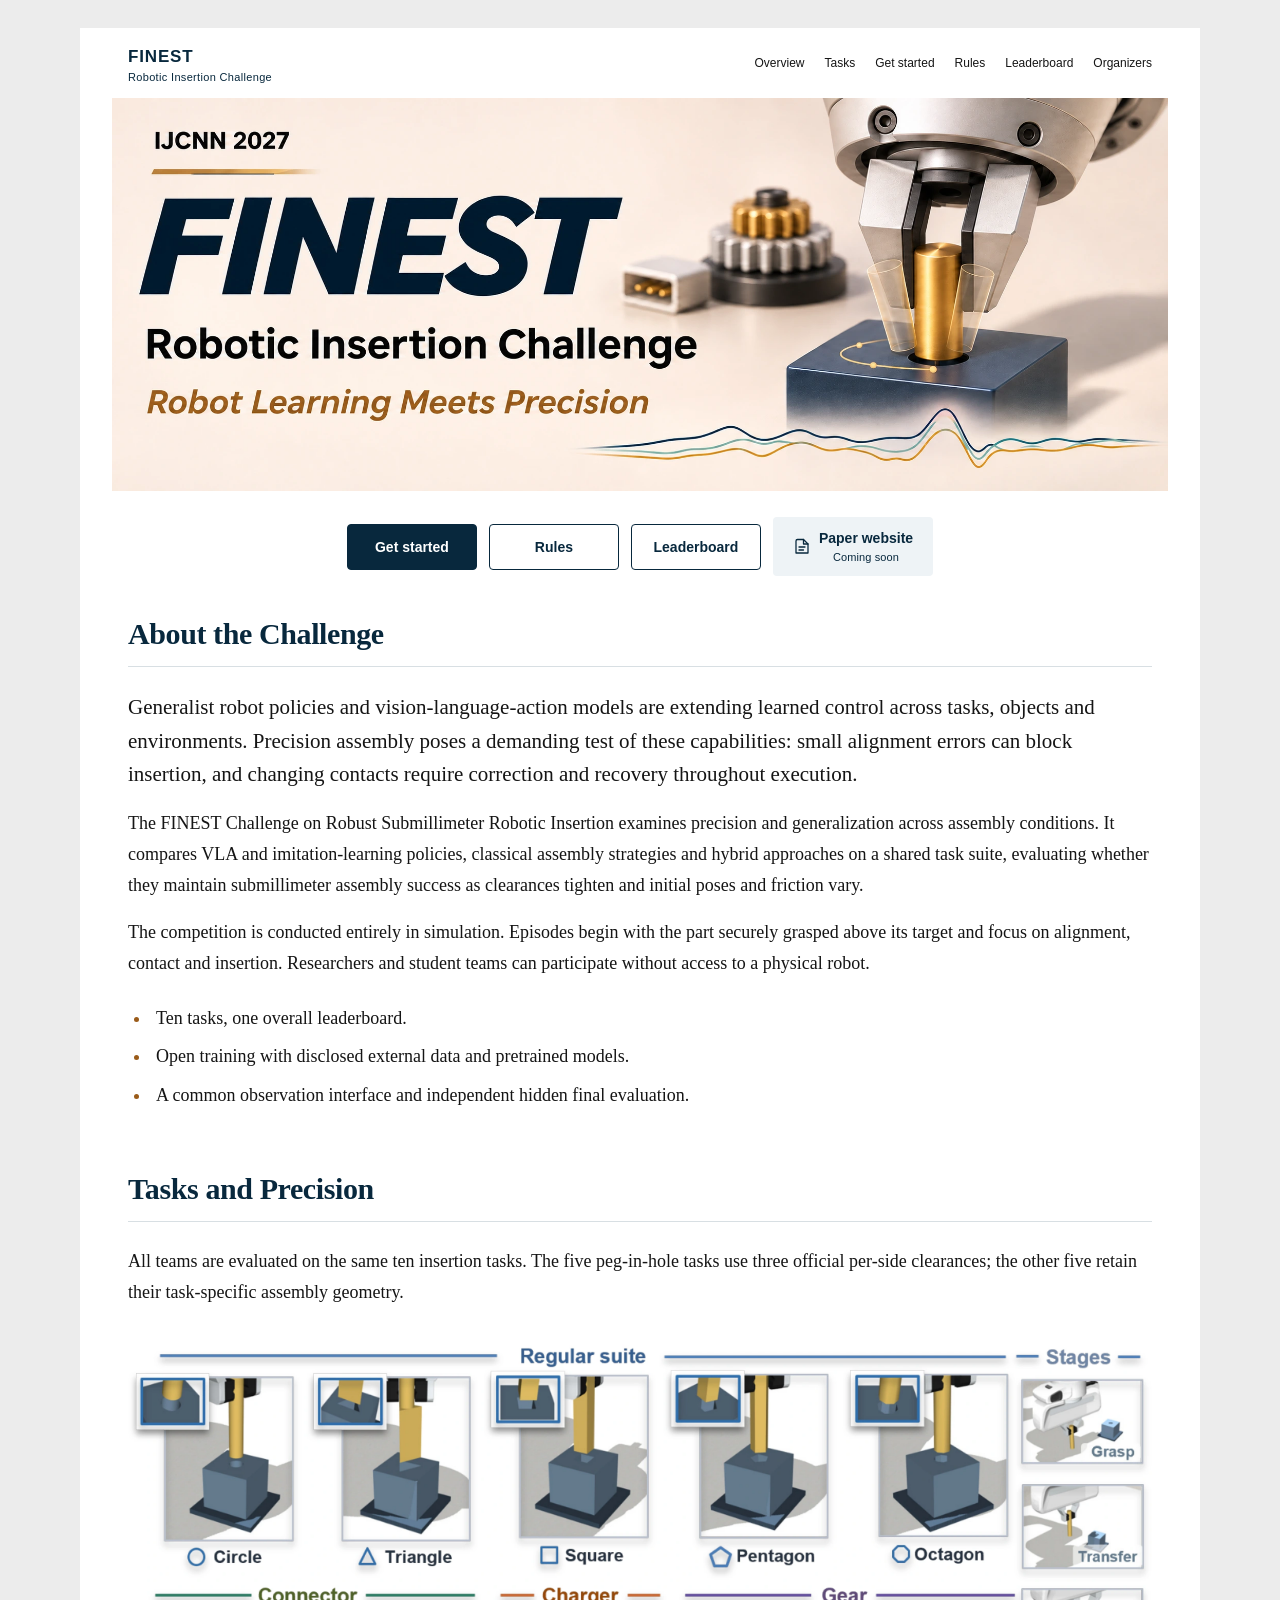
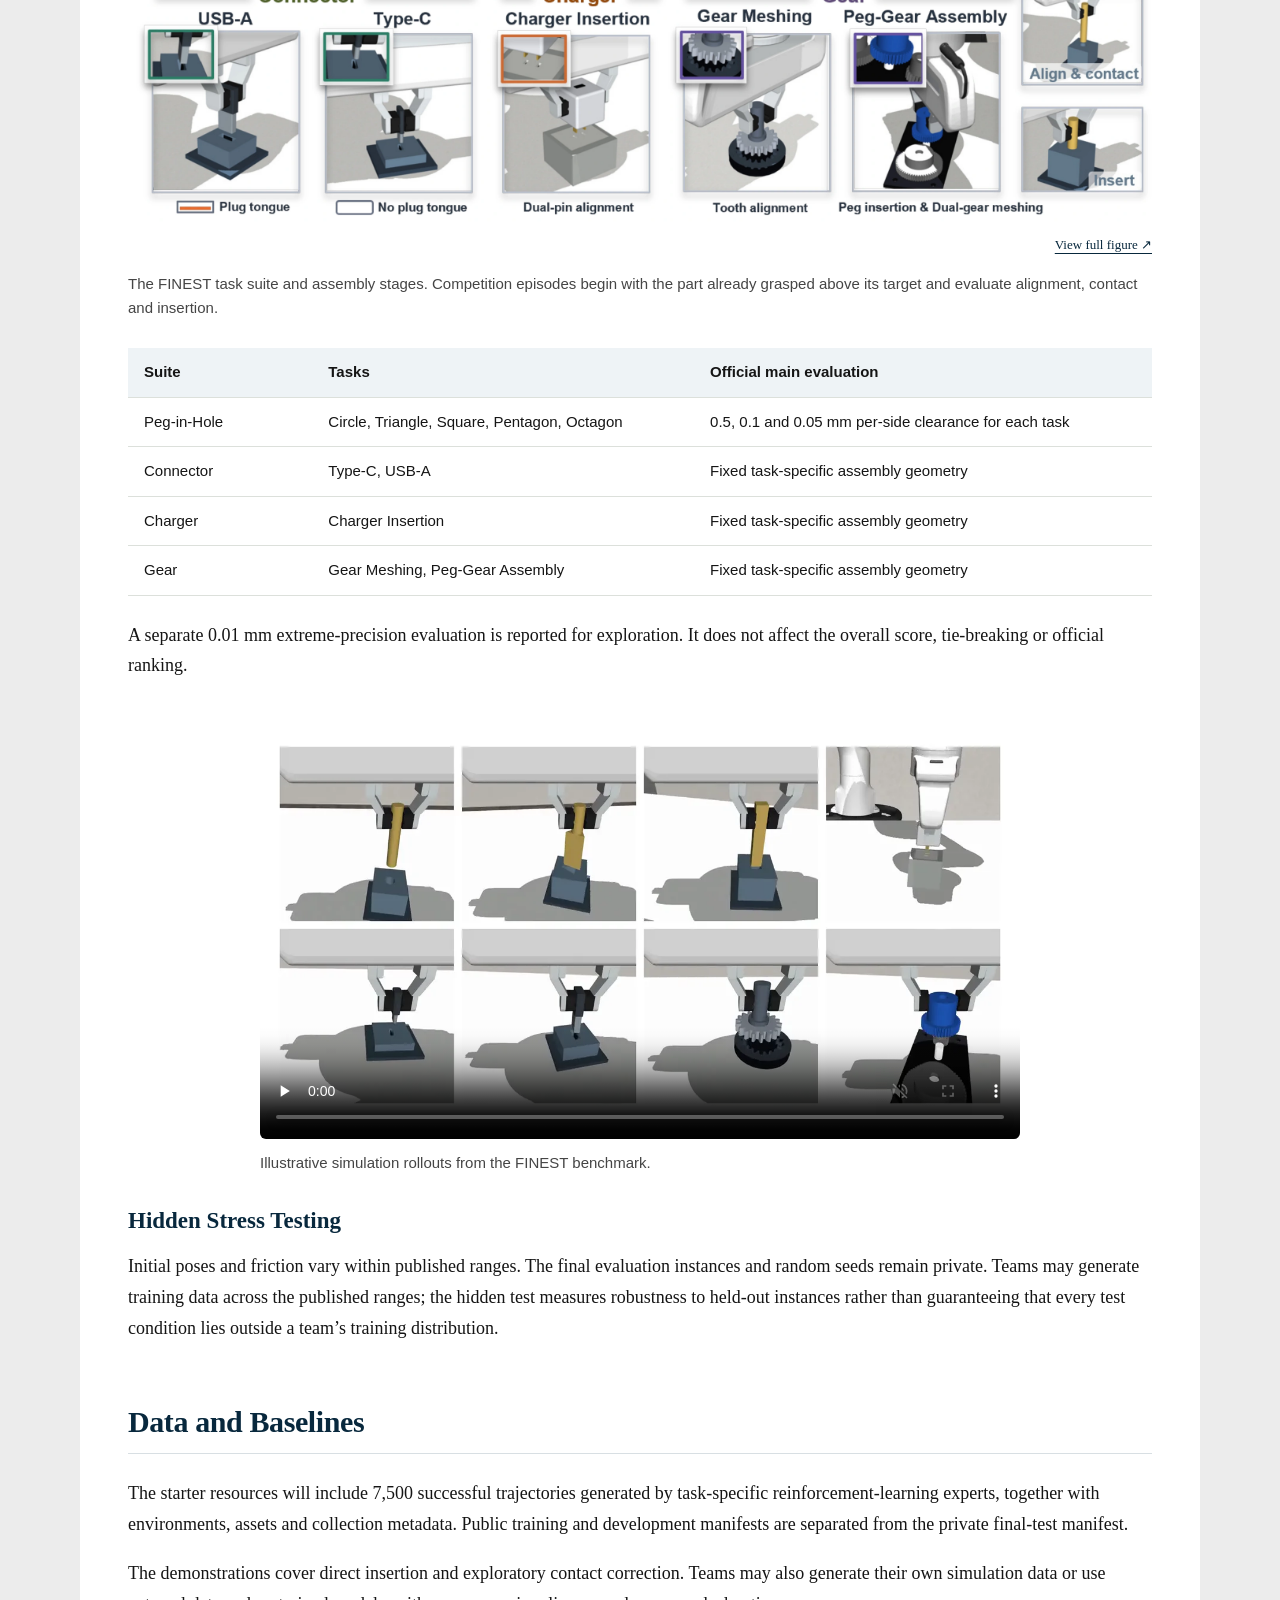
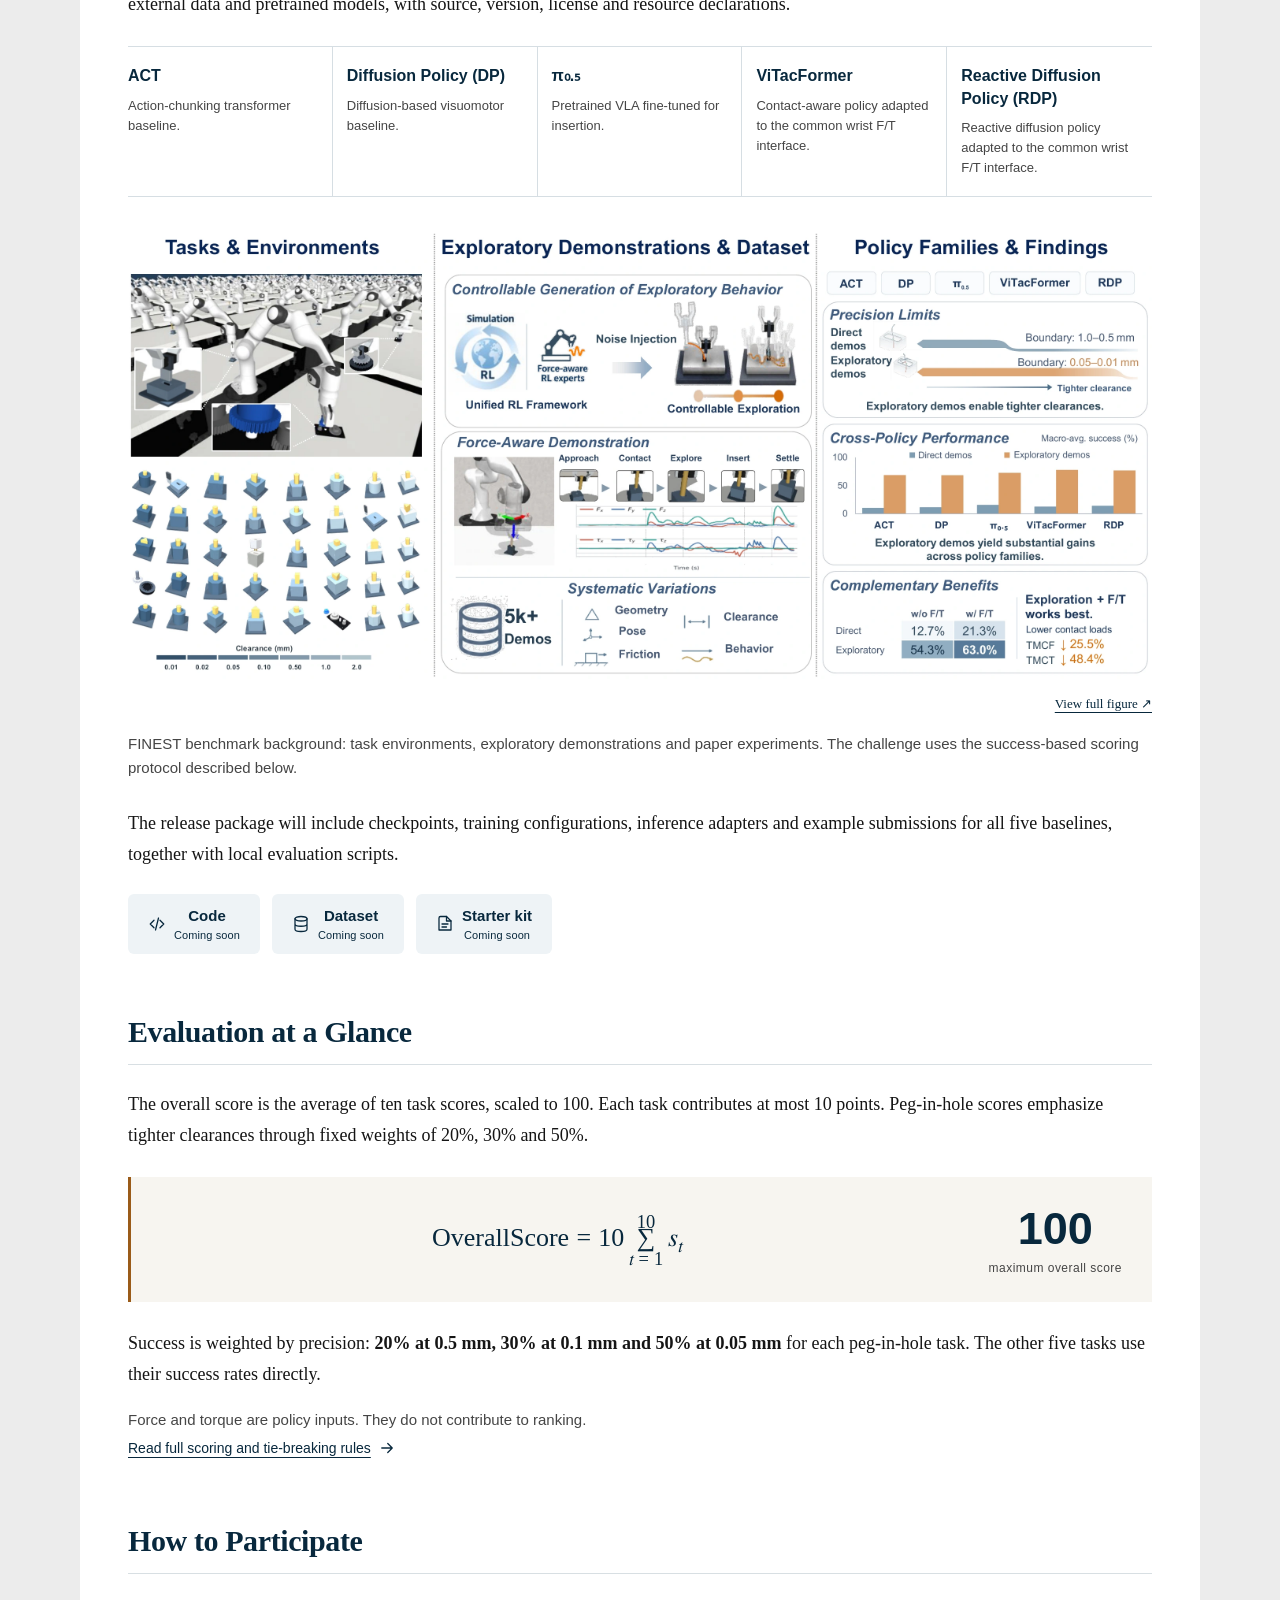
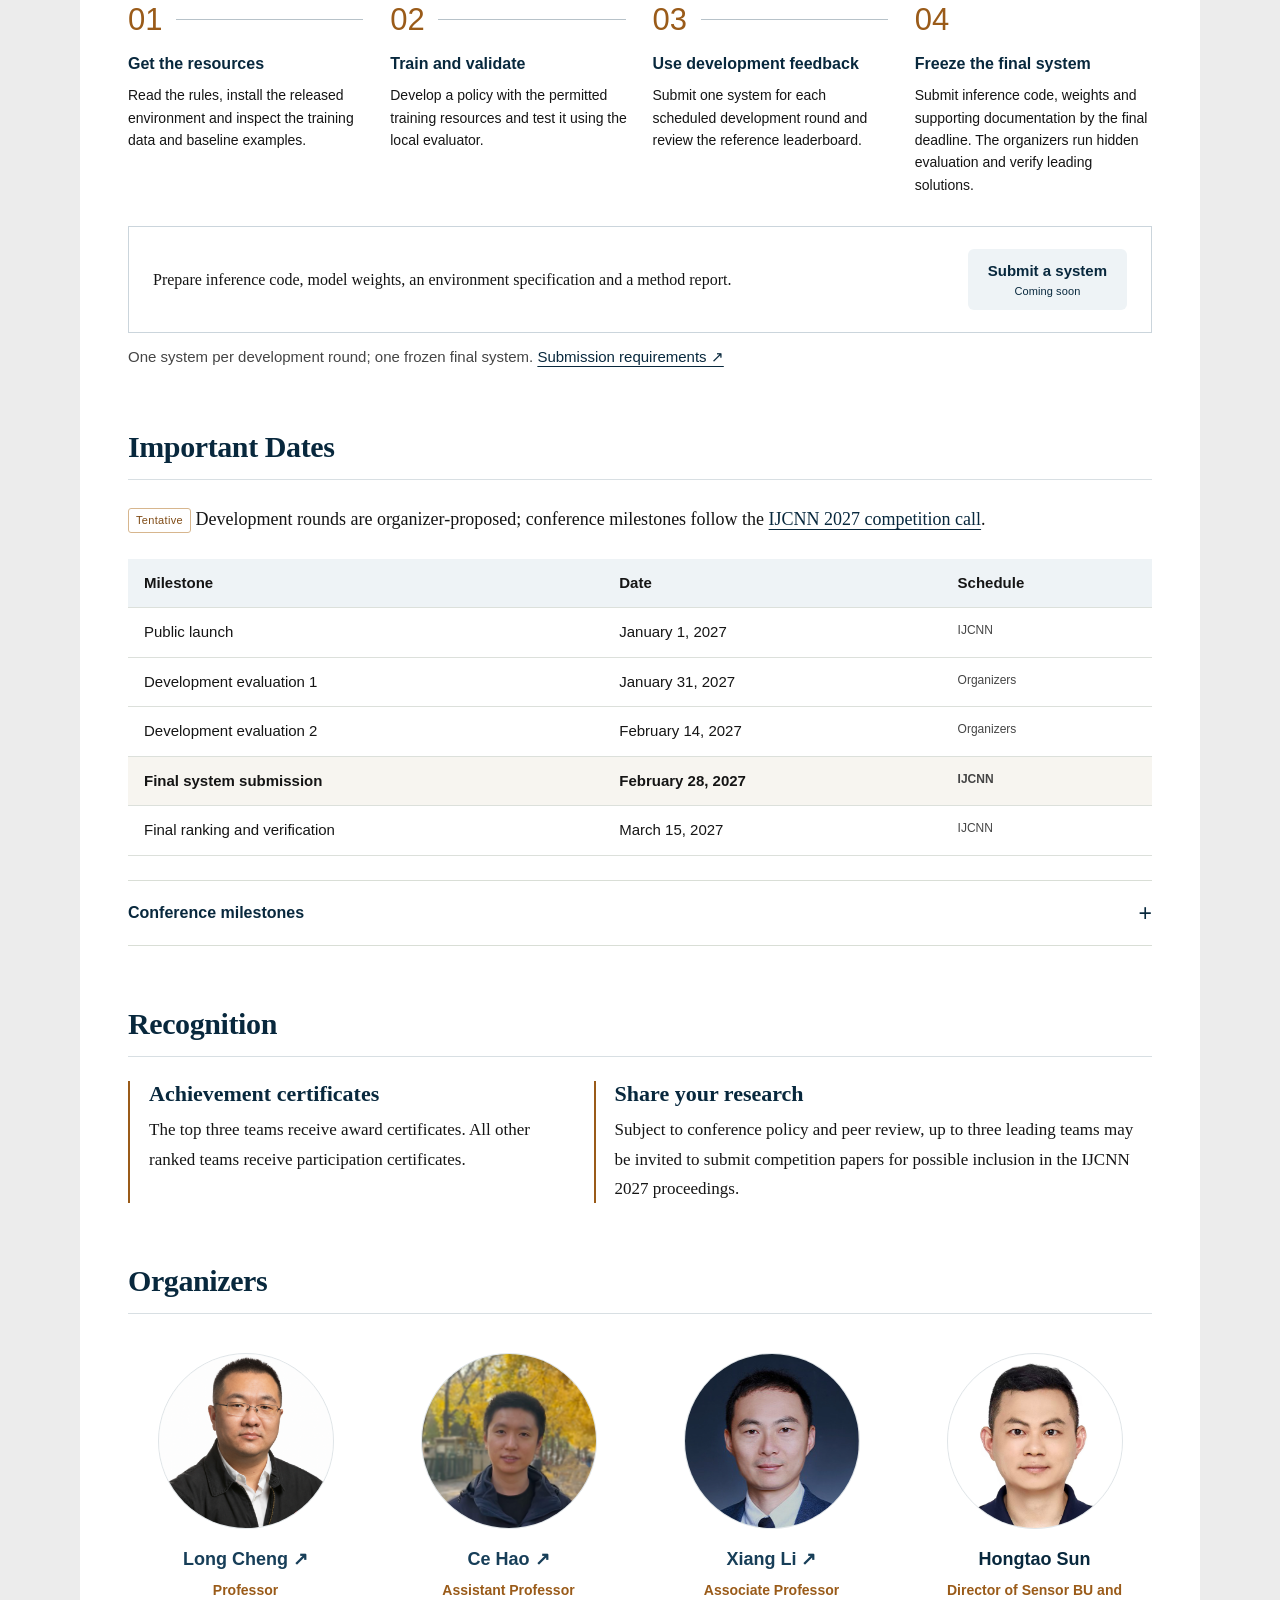
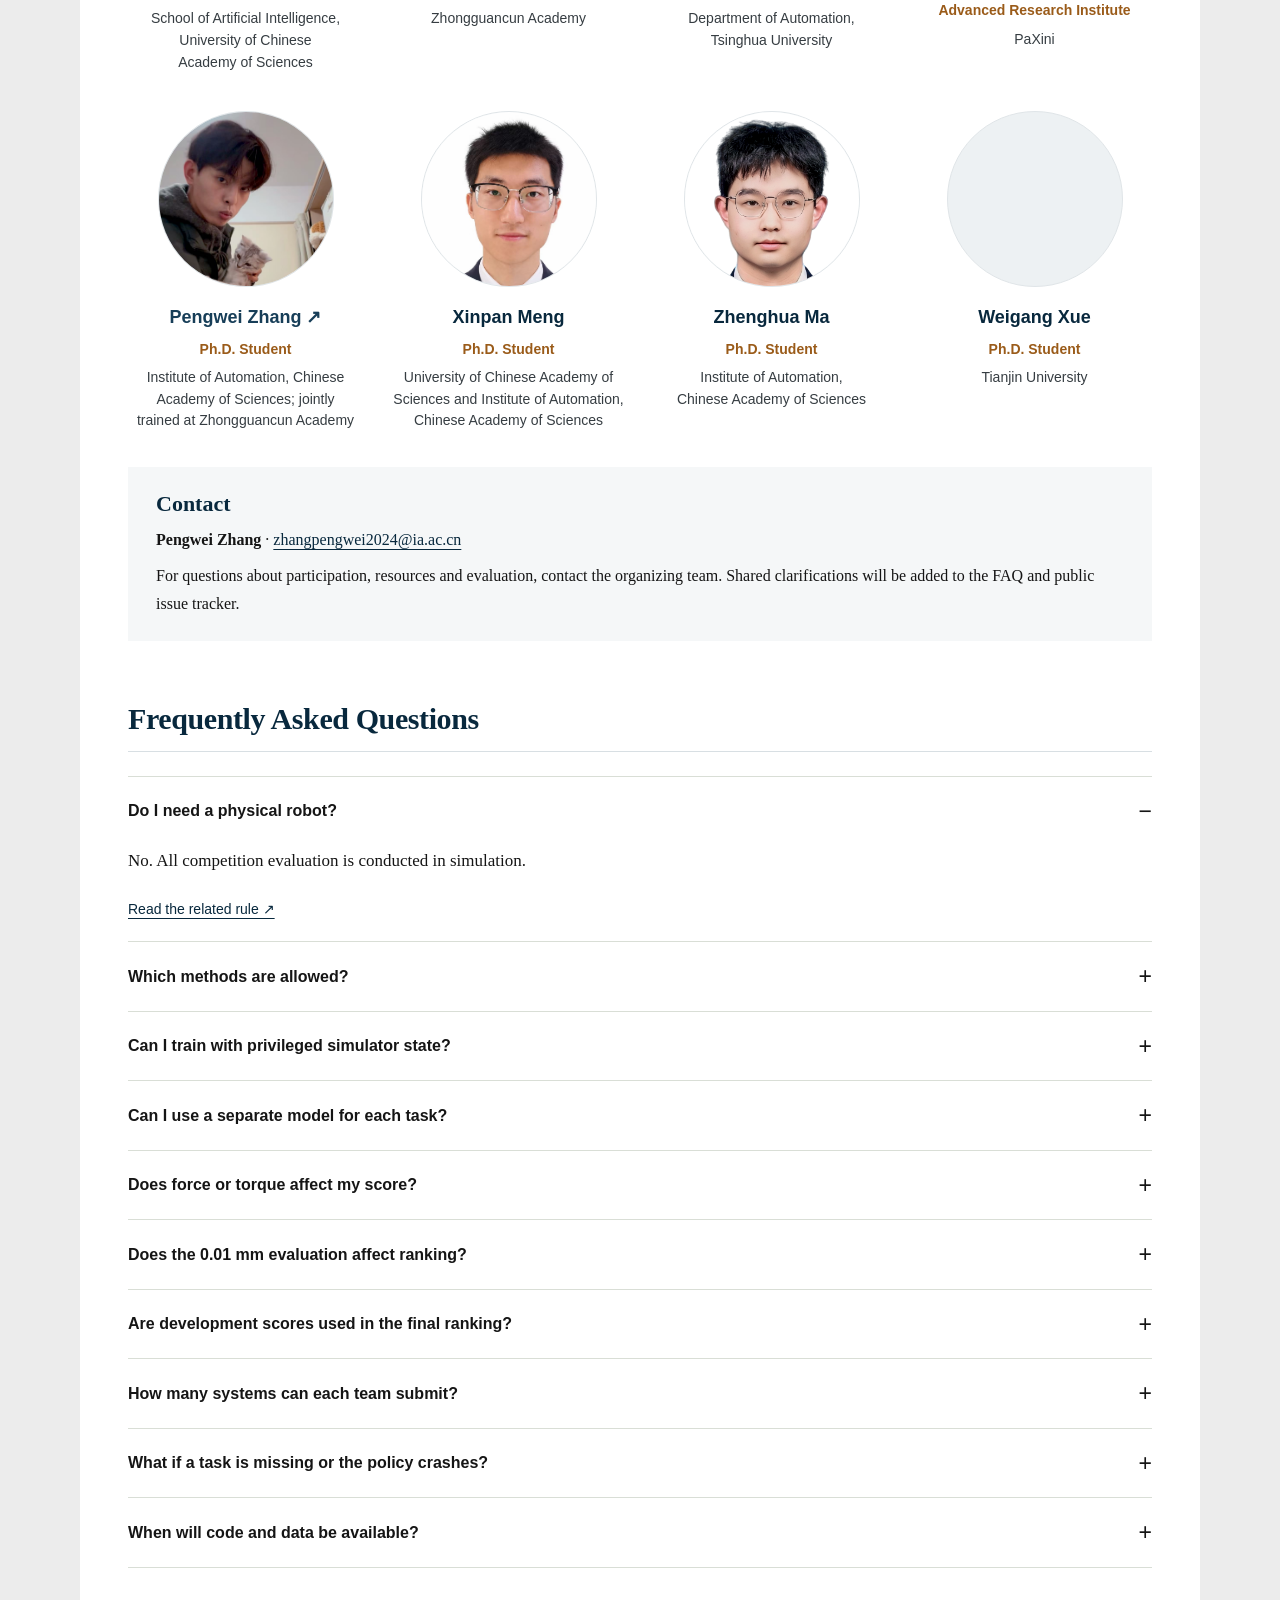
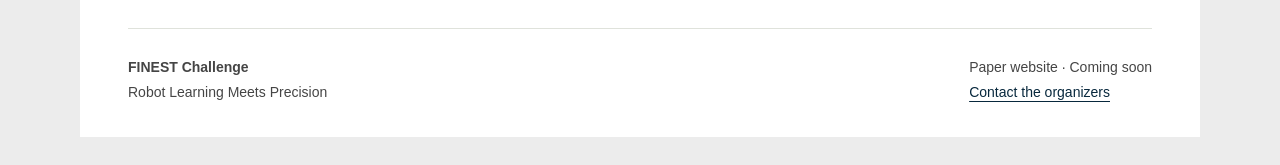
<file: docs/index.html>
<!doctype html>
<html lang="en"><head><meta charset="utf-8"><meta name="viewport" content="width=device-width,initial-scale=1"><meta name="description" content="Robot Learning Meets Precision. A simulation challenge evaluating robotic insertion across ten tasks under a shared hidden evaluation protocol."><meta name="theme-color" content="#08283d"><meta property="og:title" content="FINEST Challenge | Robust Submillimeter Robotic Insertion"><meta property="og:description" content="Robot Learning Meets Precision. A simulation challenge evaluating robotic insertion across ten tasks under a shared hidden evaluation protocol."><meta property="og:type" content="website"><meta property="og:image" content="https://awilekong.github.io/FINEST-Challenge/assets/A01.webp"><link rel="canonical" href="https://awilekong.github.io/FINEST-Challenge/"><meta property="og:url" content="https://awilekong.github.io/FINEST-Challenge/"><meta name="twitter:card" content="summary_large_image"><title>FINEST Challenge | Robust Submillimeter Robotic Insertion</title><link rel="icon" type="image/svg+xml" href="assets/favicon.svg"><link rel="stylesheet" href="assets/common.css"><link rel="stylesheet" href="assets/challenge.css"><script defer src="assets/common.js"></script><script defer src="assets/challenge.js"></script></head><body><a class="skip-link" href="#main">Skip to content</a><div class="site-page"><header class="challenge-nav"><a class="brand" href="./">FINEST<span>Robotic Insertion Challenge</span></a><button class="mobile-menu" type="button" aria-controls="main-nav" aria-expanded="false">Menu ☰</button><nav id="main-nav" class="nav-links collapsible" aria-label="Main navigation"><a href="#overview" >Overview</a><a href="#tasks" >Tasks</a><a href="#get-started" >Get started</a><a href="rules/" >Rules</a><a href="leaderboard/" >Leaderboard</a><a href="#organizers" >Organizers</a></nav></header><main id="main"><header class="challenge-hero"><img src="assets/A01.webp" width="2056" height="765" alt="FINEST Robotic Insertion Challenge — Robot Learning Meets Precision. Promotional illustration of precision robotic assembly." fetchpriority="high"><div class="hero-mobile-copy"><p class="mobile-title">FINEST Robotic Insertion Challenge</p><p>Robot Learning Meets Precision</p></div><h1 class="sr-only">FINEST Robotic Insertion Challenge</h1></header><div class="button-row challenge-actions"><a class="btn " href="#get-started">Get started</a><a class="btn outline" href="rules/">Rules</a><a class="btn outline" href="leaderboard/">Leaderboard</a><button class="btn soon" type="button" data-soon="Paper website" aria-label="Paper website — Coming soon"><svg class="icon" viewBox="0 0 24 24" fill="none" stroke="currentColor" stroke-width="1.7" stroke-linecap="round" stroke-linejoin="round" aria-hidden="true"><path d="M14 2H6a2 2 0 0 0-2 2v16h16V8z"/><path d="M14 2v6h6M8 12h8M8 16h6"/></svg><span class="button-text">Paper website<small>Coming soon</small></span></button></div><section class="section intro" id="overview"><h2>About the Challenge</h2><p class="lead">Generalist robot policies and vision-language-action models are extending learned control across tasks, objects and environments. Precision assembly poses a demanding test of these capabilities: small alignment errors can block insertion, and changing contacts require correction and recovery throughout execution.</p><p class="">The FINEST Challenge on Robust Submillimeter Robotic Insertion examines precision and generalization across assembly conditions. It compares VLA and imitation-learning policies, classical assembly strategies and hybrid approaches on a shared task suite, evaluating whether they maintain submillimeter assembly success as clearances tighten and initial poses and friction vary.</p><p class="">The competition is conducted entirely in simulation. Episodes begin with the part securely grasped above its target and focus on alignment, contact and insertion. Researchers and student teams can participate without access to a physical robot.</p><ul class="key-facts"><li>Ten tasks, one overall leaderboard.</li><li>Open training with disclosed external data and pretrained models.</li><li>A common observation interface and independent hidden final evaluation.</li></ul></section><section id="tasks" class="section"><h2>Tasks and Precision</h2><p class="">All teams are evaluated on the same ten insertion tasks. The five peg-in-hole tasks use three official per-side clearances; the other five retain their task-specific assembly geometry.</p><figure class=""><img class="figure-image desktop-figure" src="assets/F02.webp" alt="Ten FINEST tasks and assembly stages" loading="lazy" decoding="async" width="2600" height="1236" data-figure="assets/F02.webp" data-caption="Ten FINEST tasks and assembly stages"><div class="mobile-panels task-panels"><img src="assets/F02-task-1.webp" width="450" height="534" alt="Circle" loading="lazy" decoding="async" data-figure="assets/F02.webp" data-caption="Ten FINEST tasks and assembly stages"><img src="assets/F02-task-2.webp" width="450" height="534" alt="Triangle" loading="lazy" decoding="async" data-figure="assets/F02.webp" data-caption="Ten FINEST tasks and assembly stages"><img src="assets/F02-task-3.webp" width="455" height="534" alt="Square" loading="lazy" decoding="async" data-figure="assets/F02.webp" data-caption="Ten FINEST tasks and assembly stages"><img src="assets/F02-task-4.webp" width="445" height="534" alt="Pentagon" loading="lazy" decoding="async" data-figure="assets/F02.webp" data-caption="Ten FINEST tasks and assembly stages"><img src="assets/F02-task-5.webp" width="450" height="534" alt="Octagon" loading="lazy" decoding="async" data-figure="assets/F02.webp" data-caption="Ten FINEST tasks and assembly stages"><img src="assets/F02-task-6.webp" width="450" height="478" alt="USB-A" loading="lazy" decoding="async" data-figure="assets/F02.webp" data-caption="Ten FINEST tasks and assembly stages"><img src="assets/F02-task-7.webp" width="450" height="478" alt="Type-C" loading="lazy" decoding="async" data-figure="assets/F02.webp" data-caption="Ten FINEST tasks and assembly stages"><img src="assets/F02-task-8.webp" width="455" height="478" alt="Charger Insertion" loading="lazy" decoding="async" data-figure="assets/F02.webp" data-caption="Ten FINEST tasks and assembly stages"><img src="assets/F02-task-9.webp" width="445" height="478" alt="Gear Meshing" loading="lazy" decoding="async" data-figure="assets/F02.webp" data-caption="Ten FINEST tasks and assembly stages"><img src="assets/F02-task-10.webp" width="450" height="478" alt="Peg-Gear Assembly" loading="lazy" decoding="async" data-figure="assets/F02.webp" data-caption="Ten FINEST tasks and assembly stages"><img src="assets/F02-stages.webp" width="350" height="1236" alt="Grasp, transfer, align and contact, insert" loading="lazy" decoding="async" data-figure="assets/F02.webp" data-caption="Ten FINEST tasks and assembly stages"></div><div class="figure-actions"><button class="figure-button" type="button" data-figure="assets/F02.webp" data-caption="Ten FINEST tasks and assembly stages">View full figure ↗</button></div><figcaption>The FINEST task suite and assembly stages. Competition episodes begin with the part already grasped above its target and evaluate alignment, contact and insertion.</figcaption></figure><div class="table-scroll" tabindex="0" role="region" aria-label="Competition tasks and official clearances"><table class="precision-table"><caption class="sr-only">Competition tasks and official clearances</caption><thead><tr><th scope="col">Suite</th><th scope="col">Tasks</th><th scope="col">Official main evaluation</th></tr></thead><tbody><tr class=""><th scope="row">Peg-in-Hole</th><td>Circle, Triangle, Square, Pentagon, Octagon</td><td>0.5, 0.1 and 0.05 mm per-side clearance for each task</td></tr><tr class=""><th scope="row">Connector</th><td>Type-C, USB-A</td><td>Fixed task-specific assembly geometry</td></tr><tr class=""><th scope="row">Charger</th><td>Charger Insertion</td><td>Fixed task-specific assembly geometry</td></tr><tr class=""><th scope="row">Gear</th><td>Gear Meshing, Peg-Gear Assembly</td><td>Fixed task-specific assembly geometry</td></tr></tbody></table></div><p class="">A separate 0.01 mm extreme-precision evaluation is reported for exploration. It does not affect the overall score, tie-breaking or official ranking.</p><div class="task-video"><div class="media-frame "><video  controls playsinline muted preload="none" poster="assets/V02-poster.webp" src="assets/V02.mp4" aria-label="Illustrative simulation montage of FINEST tasks"></video></div><p class="caption">Illustrative simulation rollouts from the FINEST benchmark.</p></div><h3>Hidden Stress Testing</h3><p class="">Initial poses and friction vary within published ranges. The final evaluation instances and random seeds remain private. Teams may generate training data across the published ranges; the hidden test measures robustness to held-out instances rather than guaranteeing that every test condition lies outside a team’s training distribution.</p></section><section id="resources" class="section"><h2>Data and Baselines</h2><p class="">The starter resources will include 7,500 successful trajectories generated by task-specific reinforcement-learning experts, together with environments, assets and collection metadata. Public training and development manifests are separated from the private final-test manifest.</p><p class="">The demonstrations cover direct insertion and exploratory contact correction. Teams may also generate their own simulation data or use external data and pretrained models, with source, version, license and resource declarations.</p><div class="baseline-list"><div><strong>ACT</strong><p>Action-chunking transformer baseline.</p></div><div><strong>Diffusion Policy (DP)</strong><p>Diffusion-based visuomotor baseline.</p></div><div><strong>π₀.₅</strong><p>Pretrained VLA fine-tuned for insertion.</p></div><div><strong>ViTacFormer</strong><p>Contact-aware policy adapted to the common wrist F/T interface.</p></div><div><strong>Reactive Diffusion Policy (RDP)</strong><p>Reactive diffusion policy adapted to the common wrist F/T interface.</p></div></div><figure class=""><img class="figure-image " src="assets/A02.webp" alt="FINEST benchmark background" loading="lazy" decoding="async" width="2600" height="1160" data-figure="assets/A02.webp" data-caption="FINEST benchmark background"><div class="figure-actions"><button class="figure-button" type="button" data-figure="assets/A02.webp" data-caption="FINEST benchmark background">View full figure ↗</button></div><figcaption>FINEST benchmark background: task environments, exploratory demonstrations and paper experiments. The challenge uses the success-based scoring protocol described below.</figcaption></figure><p class="">The release package will include checkpoints, training configurations, inference adapters and example submissions for all five baselines, together with local evaluation scripts.</p><div class="button-row resource-actions"><button class="btn soon" type="button" data-soon="Code" aria-label="Code — Coming soon"><svg class="icon" viewBox="0 0 24 24" fill="none" stroke="currentColor" stroke-width="1.7" stroke-linecap="round" stroke-linejoin="round" aria-hidden="true"><path d="m8 7-5 5 5 5m8-10 5 5-5 5M14 4l-4 16"/></svg><span class="button-text">Code<small>Coming soon</small></span></button><button class="btn soon" type="button" data-soon="Dataset" aria-label="Dataset — Coming soon"><svg class="icon" viewBox="0 0 24 24" fill="none" stroke="currentColor" stroke-width="1.7" stroke-linecap="round" stroke-linejoin="round" aria-hidden="true"><ellipse cx="12" cy="5" rx="8" ry="3"/><path d="M4 5v7c0 4 16 4 16 0V5M4 12v7c0 4 16 4 16 0v-7"/></svg><span class="button-text">Dataset<small>Coming soon</small></span></button><button class="btn soon" type="button" data-soon="Starter kit" aria-label="Starter kit — Coming soon"><svg class="icon" viewBox="0 0 24 24" fill="none" stroke="currentColor" stroke-width="1.7" stroke-linecap="round" stroke-linejoin="round" aria-hidden="true"><path d="M14 2H6a2 2 0 0 0-2 2v16h16V8z"/><path d="M14 2v6h6M8 12h8M8 16h6"/></svg><span class="button-text">Starter kit<small>Coming soon</small></span></button></div></section><section id="evaluation" class="section"><h2>Evaluation at a Glance</h2><p class="">The overall score is the average of ten task scores, scaled to 100. Each task contributes at most 10 points. Peg-in-hole scores emphasize tighter clearances through fixed weights of 20%, 30% and 50%.</p><div class="score-box"><div class="score-formula"><math display="block" aria-label="Overall score equals ten times the sum of the ten task scores"><mrow><mi mathvariant="normal">OverallScore</mi><mo>=</mo><mn>10</mn><munderover><mo>∑</mo><mrow><mi>t</mi><mo>=</mo><mn>1</mn></mrow><mn>10</mn></munderover><msub><mi>s</mi><mi>t</mi></msub></mrow></math></div><div class="score-max">100<small>maximum overall score</small></div></div><p>Success is weighted by precision: <strong>20% at 0.5 mm, 30% at 0.1 mm and 50% at 0.05 mm</strong> for each peg-in-hole task. The other five tasks use their success rates directly.</p><p class="caption">Force and torque are policy inputs. They do not contribute to ranking.</p><p><a class="text-link" href="rules/#scoring">Read full scoring and tie-breaking rules <svg class="icon" viewBox="0 0 24 24" fill="none" stroke="currentColor" stroke-width="1.7" stroke-linecap="round" stroke-linejoin="round" aria-hidden="true"><path d="M5 12h14m-6-6 6 6-6 6"/></svg></a></p></section><section id="get-started" class="section"><h2>How to Participate</h2><ol class="steps"><li><h3>Get the resources</h3><p>Read the rules, install the released environment and inspect the training data and baseline examples.</p></li><li><h3>Train and validate</h3><p>Develop a policy with the permitted training resources and test it using the local evaluator.</p></li><li><h3>Use development feedback</h3><p>Submit one system for each scheduled development round and review the reference leaderboard.</p></li><li><h3>Freeze the final system</h3><p>Submit inference code, weights and supporting documentation by the final deadline. The organizers run hidden evaluation and verify leading solutions.</p></li></ol><div class="submission-strip"><p>Prepare inference code, model weights, an environment specification and a method report.</p><button class="btn soon" type="button" data-soon="Submit a system" aria-label="Submit a system — Coming soon"><span class="button-text">Submit a system<small>Coming soon</small></span></button></div><p class="caption">One system per development round; one frozen final system. <a href="rules/#submissions">Submission requirements ↗</a></p></section><section id="dates" class="section"><h2>Important Dates</h2><p><span class="tag">Tentative</span> Development rounds are organizer-proposed; conference milestones follow the <a href="https://ijcnn.org/2027/authors/call-for-competitions">IJCNN 2027 competition call</a>.</p><div class="table-scroll"><table class="dates-table"><thead><tr><th scope="col">Milestone</th><th scope="col">Date</th><th scope="col">Schedule</th></tr></thead><tbody><tr class=""><td>Public launch</td><td><time datetime="2027-01-01">January 1, 2027</time></td><td class="date-source">IJCNN</td></tr><tr class=""><td>Development evaluation 1</td><td><time datetime="2027-01-31">January 31, 2027</time></td><td class="date-source">Organizers</td></tr><tr class=""><td>Development evaluation 2</td><td><time datetime="2027-02-14">February 14, 2027</time></td><td class="date-source">Organizers</td></tr><tr class="deadline"><td>Final system submission</td><td><time datetime="2027-02-28">February 28, 2027</time></td><td class="date-source">IJCNN</td></tr><tr class=""><td>Final ranking and verification</td><td><time datetime="2027-03-15">March 15, 2027</time></td><td class="date-source">IJCNN</td></tr></tbody></table></div><details><summary>Conference milestones</summary><div class="table-scroll"><table class="dates-table"><thead><tr><th scope="col">Milestone</th><th scope="col">Date</th><th scope="col">Schedule</th></tr></thead><tbody><tr class=""><td>Competition paper submission</td><td><time datetime="2027-04-01">April 1, 2027</time></td><td class="date-source">IJCNN</td></tr><tr class=""><td>Paper acceptance notification</td><td><time datetime="2027-04-08">April 8, 2027</time></td><td class="date-source">IJCNN</td></tr><tr class=""><td>Camera-ready upload and registration</td><td><time datetime="2027-04-12">April 12, 2027</time></td><td class="date-source">IJCNN</td></tr><tr class=""><td>Conference competition days</td><td><time datetime="2027-06-15">June 15–17, 2027</time></td><td class="date-source">IJCNN</td></tr></tbody></table></div></details></section><section id="recognition" class="section"><h2>Recognition</h2><div class="recognition"><div><h3>Achievement certificates</h3><p class="">The top three teams receive award certificates. All other ranked teams receive participation certificates.</p></div><div><h3>Share your research</h3><p class="">Subject to conference policy and peer review, up to three leading teams may be invited to submit competition papers for possible inclusion in the IJCNN 2027 proceedings.</p></div></div></section><section id="organizers" class="section"><h2>Organizers</h2><div class="organizers"><article class="organizer"><div class="organizer-portrait"><img src="assets/portraits/long-cheng-corrected.png" alt="Long Cheng" width="200" height="200" loading="lazy" decoding="async" style="object-position:50% 0%;transform:scale(1)"></div><h3><a href="https://people.ucas.ac.cn/~chenglong?language=en">Long Cheng ↗</a></h3><p class="organizer-position">Professor</p><p>School of Artificial Intelligence, University of Chinese Academy of Sciences</p></article><article class="organizer"><div class="organizer-portrait"><img src="assets/portraits/ce-hao.jpg" alt="Ce Hao" width="200" height="200" loading="lazy" decoding="async" style="object-position:50% 48%;transform:scale(2.05)"></div><h3><a href="https://cehao1.github.io/">Ce Hao ↗</a></h3><p class="organizer-position">Assistant Professor</p><p>Zhongguancun Academy</p></article><article class="organizer"><div class="organizer-portrait"><img src="assets/portraits/xiang-li.jpg" alt="Xiang Li" width="200" height="200" loading="lazy" decoding="async" style="object-position:50% 30%;transform:scale(1)"></div><h3><a href="https://www.au.tsinghua.edu.cn/en/info/1075/3330.htm">Xiang Li ↗</a></h3><p class="organizer-position">Associate Professor</p><p>Department of Automation, Tsinghua University</p></article><article class="organizer"><div class="organizer-portrait"><img src="assets/portraits/ht-sun.jpg" alt="Hongtao Sun" width="200" height="200" loading="lazy" decoding="async" style="object-position:50% 0%;transform:scale(1)"></div><h3>Hongtao Sun</h3><p class="organizer-position">Director of Sensor BU and Advanced Research Institute</p><p>PaXini</p></article><article class="organizer"><div class="organizer-portrait"><img src="assets/portraits/pengwei-zhang.webp" alt="Pengwei Zhang" width="200" height="200" loading="lazy" decoding="async" style="object-position:50% 34%;transform:scale(1.12)"></div><h3><a href="https://awilekong.github.io/">Pengwei Zhang ↗</a></h3><p class="organizer-position">Ph.D. Student</p><p>Institute of Automation, Chinese Academy of Sciences; jointly trained at Zhongguancun Academy</p></article><article class="organizer"><div class="organizer-portrait"><img src="assets/portraits/xinpan-meng.jpg" alt="Xinpan Meng" width="200" height="200" loading="lazy" decoding="async" style="object-position:50% 50%;transform:scale(1.3)"></div><h3>Xinpan Meng</h3><p class="organizer-position">Ph.D. Student</p><p>University of Chinese Academy of Sciences and Institute of Automation, Chinese Academy of Sciences</p></article><article class="organizer"><div class="organizer-portrait"><img src="assets/portraits/zhenghua-ma.png" alt="Zhenghua Ma" width="200" height="200" loading="lazy" decoding="async" style="object-position:50% 15%;transform:scale(1)"></div><h3>Zhenghua Ma</h3><p class="organizer-position">Ph.D. Student</p><p>Institute of Automation, Chinese Academy of Sciences</p></article><article class="organizer"><div class="organizer-portrait"><img src="assets/portraits/weigang-xue-white.png" alt="Weigang Xue" width="200" height="200" loading="lazy" decoding="async" style="object-position:50% 6%;transform:scale(1)"></div><h3>Weigang Xue</h3><p class="organizer-position">Ph.D. Student</p><p>Tianjin University</p></article></div><div class="contact-block"><h3>Contact</h3><p><strong>Pengwei Zhang</strong> · <a href="mailto:zhangpengwei2024@ia.ac.cn">zhangpengwei2024@ia.ac.cn</a></p><p class="">For questions about participation, resources and evaluation, contact the organizing team. Shared clarifications will be added to the FAQ and public issue tracker.</p></div></section><section id="faq" class="section"><h2>Frequently Asked Questions</h2><div class="faq"><details open><summary>Do I need a physical robot?</summary><p>No. All competition evaluation is conducted in simulation.</p><a class="text-link" href="rules/#scope">Read the related rule ↗</a></details><details ><summary>Which methods are allowed?</summary><p>Classical assembly strategies, imitation learning, reinforcement learning and hybrid methods are welcome through the same interface. External data, pretrained models and self-generated simulation data are allowed with the required disclosures.</p><a class="text-link" href="rules/#training">Read the related rule ↗</a></details><details ><summary>Can I train with privileged simulator state?</summary><p>Yes, during training. At evaluation time, the submitted policy must use only the prescribed observations.</p><a class="text-link" href="rules/#interface">Read the related rule ↗</a></details><details ><summary>Can I use a separate model for each task?</summary><p>Yes. Task-specific policies and unified multi-task policies are both eligible. Submit them as one system for each allowed submission.</p><a class="text-link" href="rules/#training">Read the related rule ↗</a></details><details ><summary>Does force or torque affect my score?</summary><p>No. Wrist force and torque are available as policy inputs. Ranking is based on assembly success.</p><a class="text-link" href="rules/#interface">Read the related rule ↗</a></details><details ><summary>Does the 0.01 mm evaluation affect ranking?</summary><p>No. It is reported separately and never enters the score or tie-breaking procedure.</p><a class="text-link" href="rules/#scoring">Read the related rule ↗</a></details><details ><summary>Are development scores used in the final ranking?</summary><p>No. Independent hidden evaluation of the frozen final system determines the official ranking.</p><a class="text-link" href="rules/#hidden-evaluation">Read the related rule ↗</a></details><details ><summary>How many systems can each team submit?</summary><p>One system per development round and one frozen final system.</p><a class="text-link" href="rules/#submissions">Read the related rule ↗</a></details><details ><summary>What if a task is missing or the policy crashes?</summary><p>The affected episodes count as failures and remain in the denominator. Infrastructure failures are rerun using the original instances and frozen system.</p><a class="text-link" href="rules/#hidden-evaluation">Read the related rule ↗</a></details><details ><summary>When will code and data be available?</summary><p>Release links will be added to the resource section. The frozen evaluation configuration will be published before launch.</p><a class="text-link" href="rules/#release">Read the related rule ↗</a></details></div></section></main><footer class="footer"><p><strong>FINEST Challenge</strong><br>Robot Learning Meets Precision</p><p><span>Paper website · Coming soon</span><br><a href="mailto:zhangpengwei2024@ia.ac.cn">Contact the organizers</a></p></footer></div><dialog id="figure-dialog" class="figure-modal" aria-labelledby="figure-title"><div class="modal-head"><strong id="figure-title">Research figure</strong><div class="modal-controls"><button type="button" data-zoom>Zoom in</button><button type="button" data-close aria-label="Close figure">Close ×</button></div></div><div class="modal-scroll"><img alt=""></div></dialog><div id="status-message" class="toast" role="status" aria-live="polite"></div></body></html>
</file>
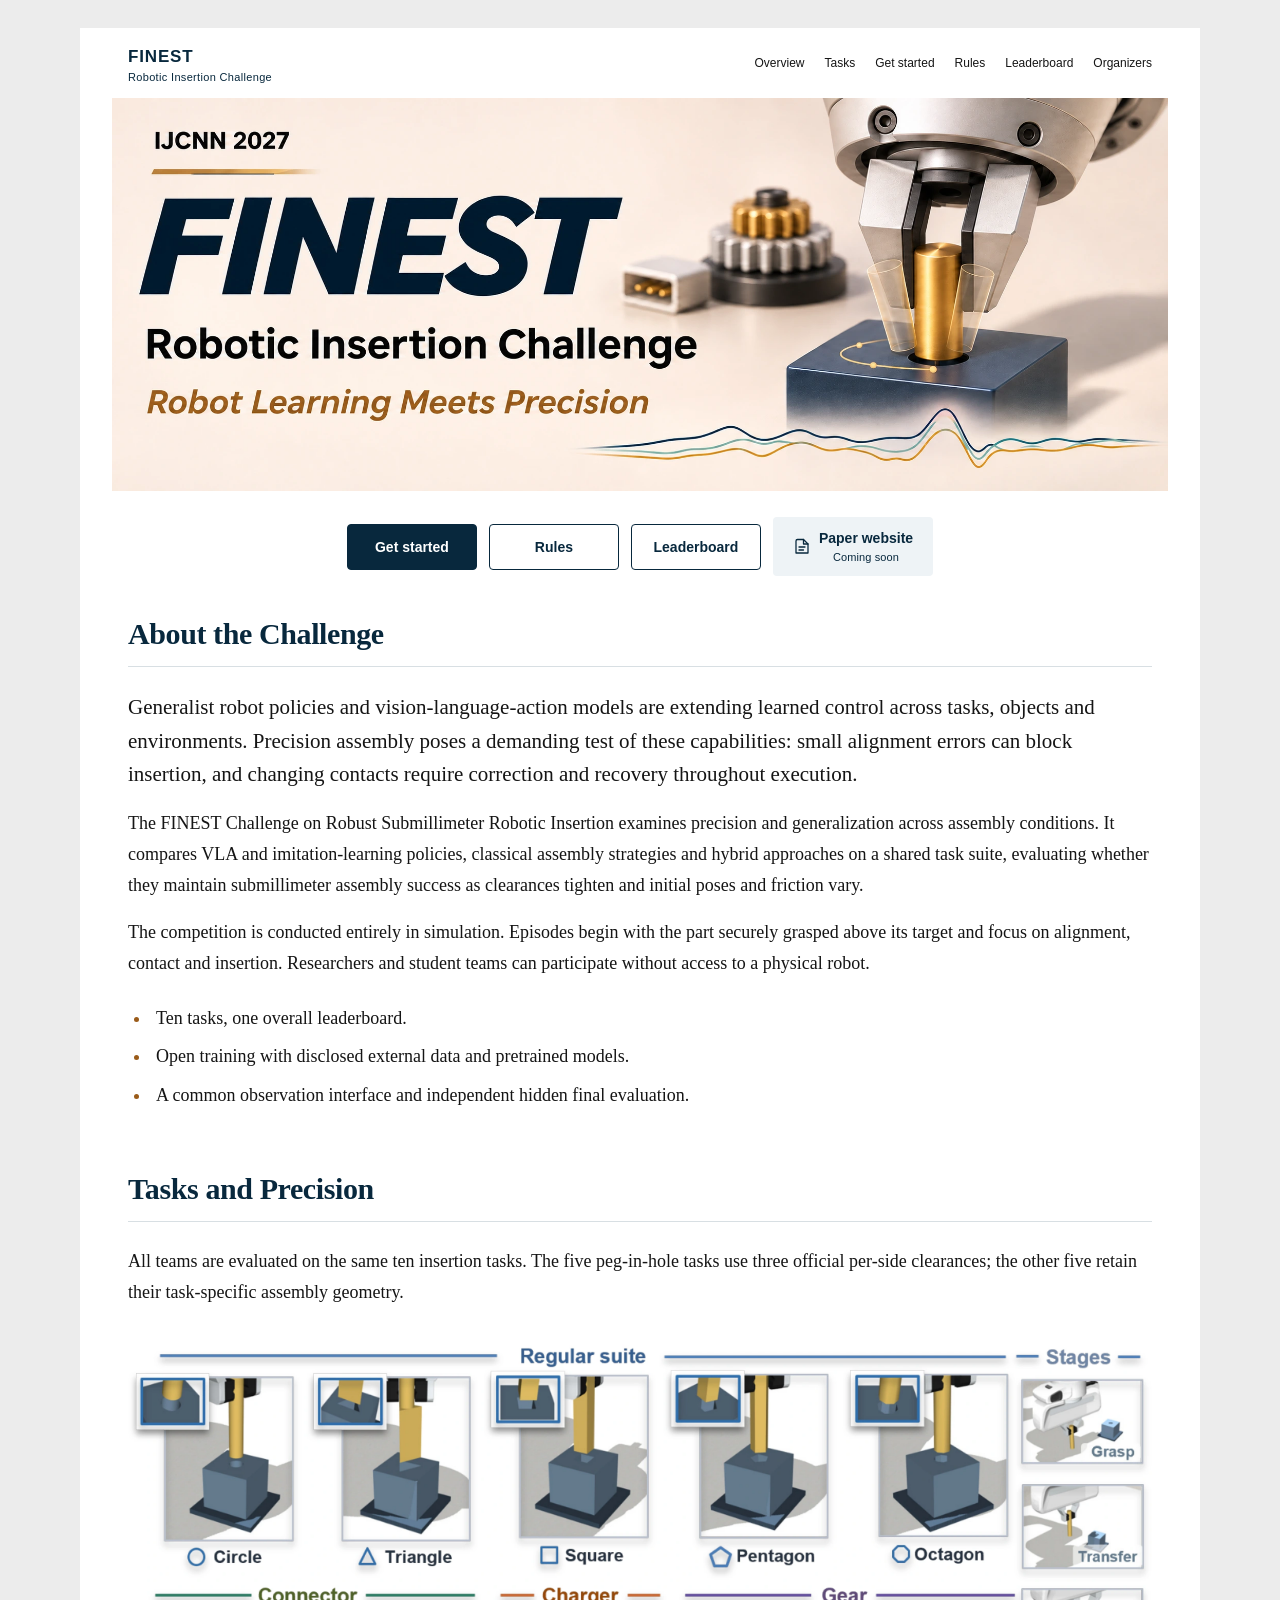
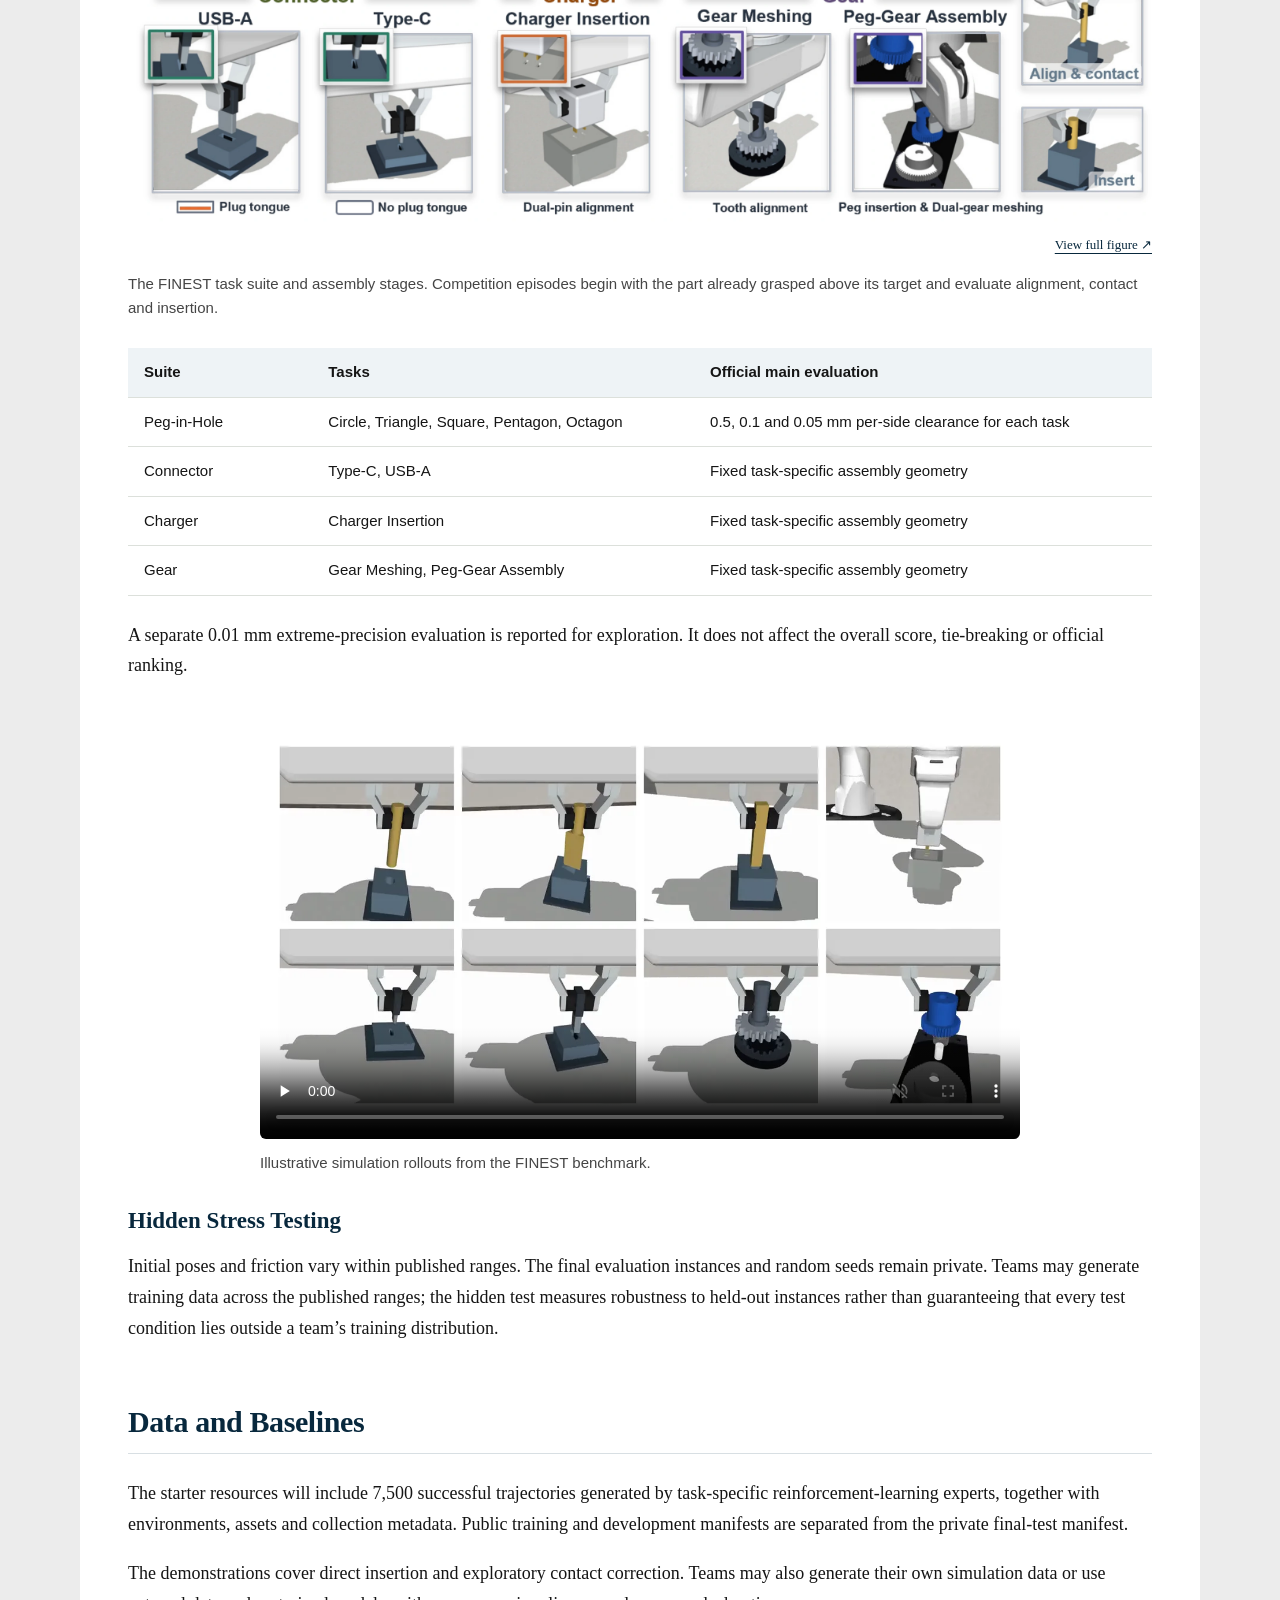
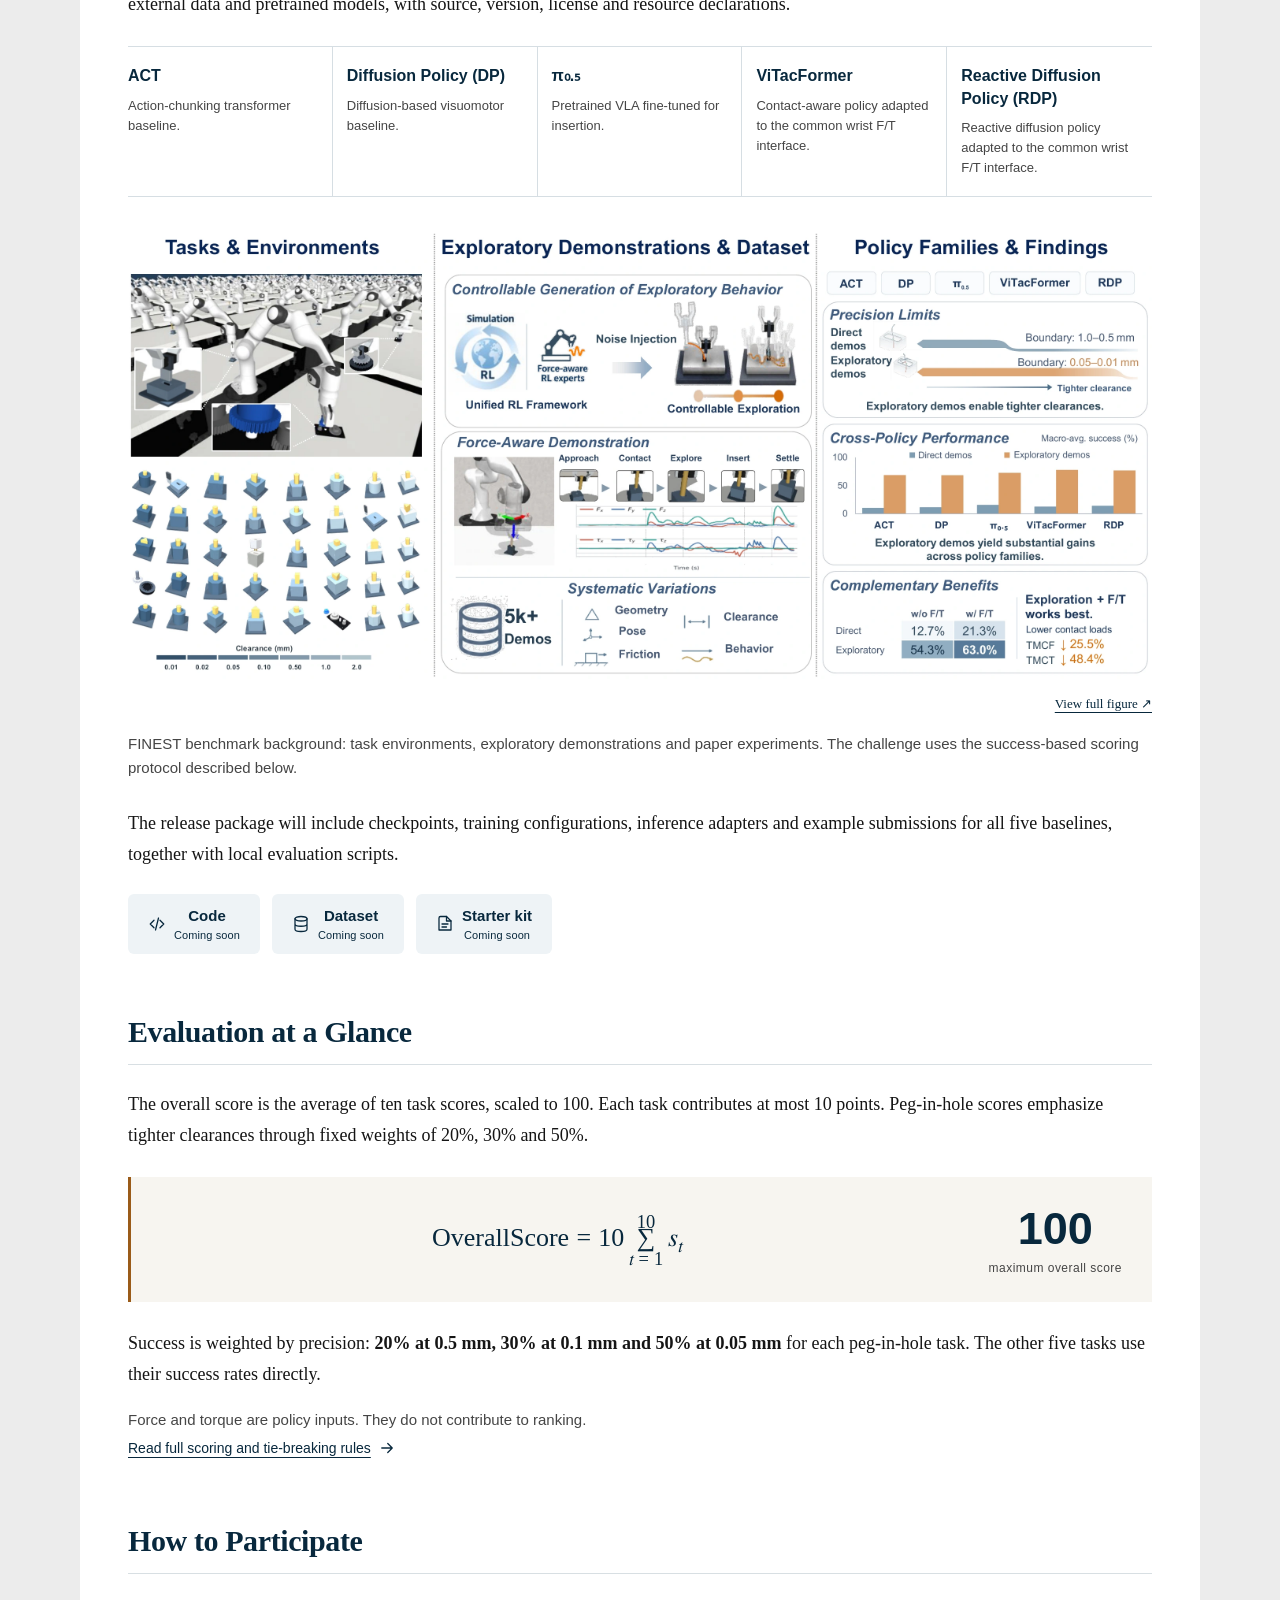
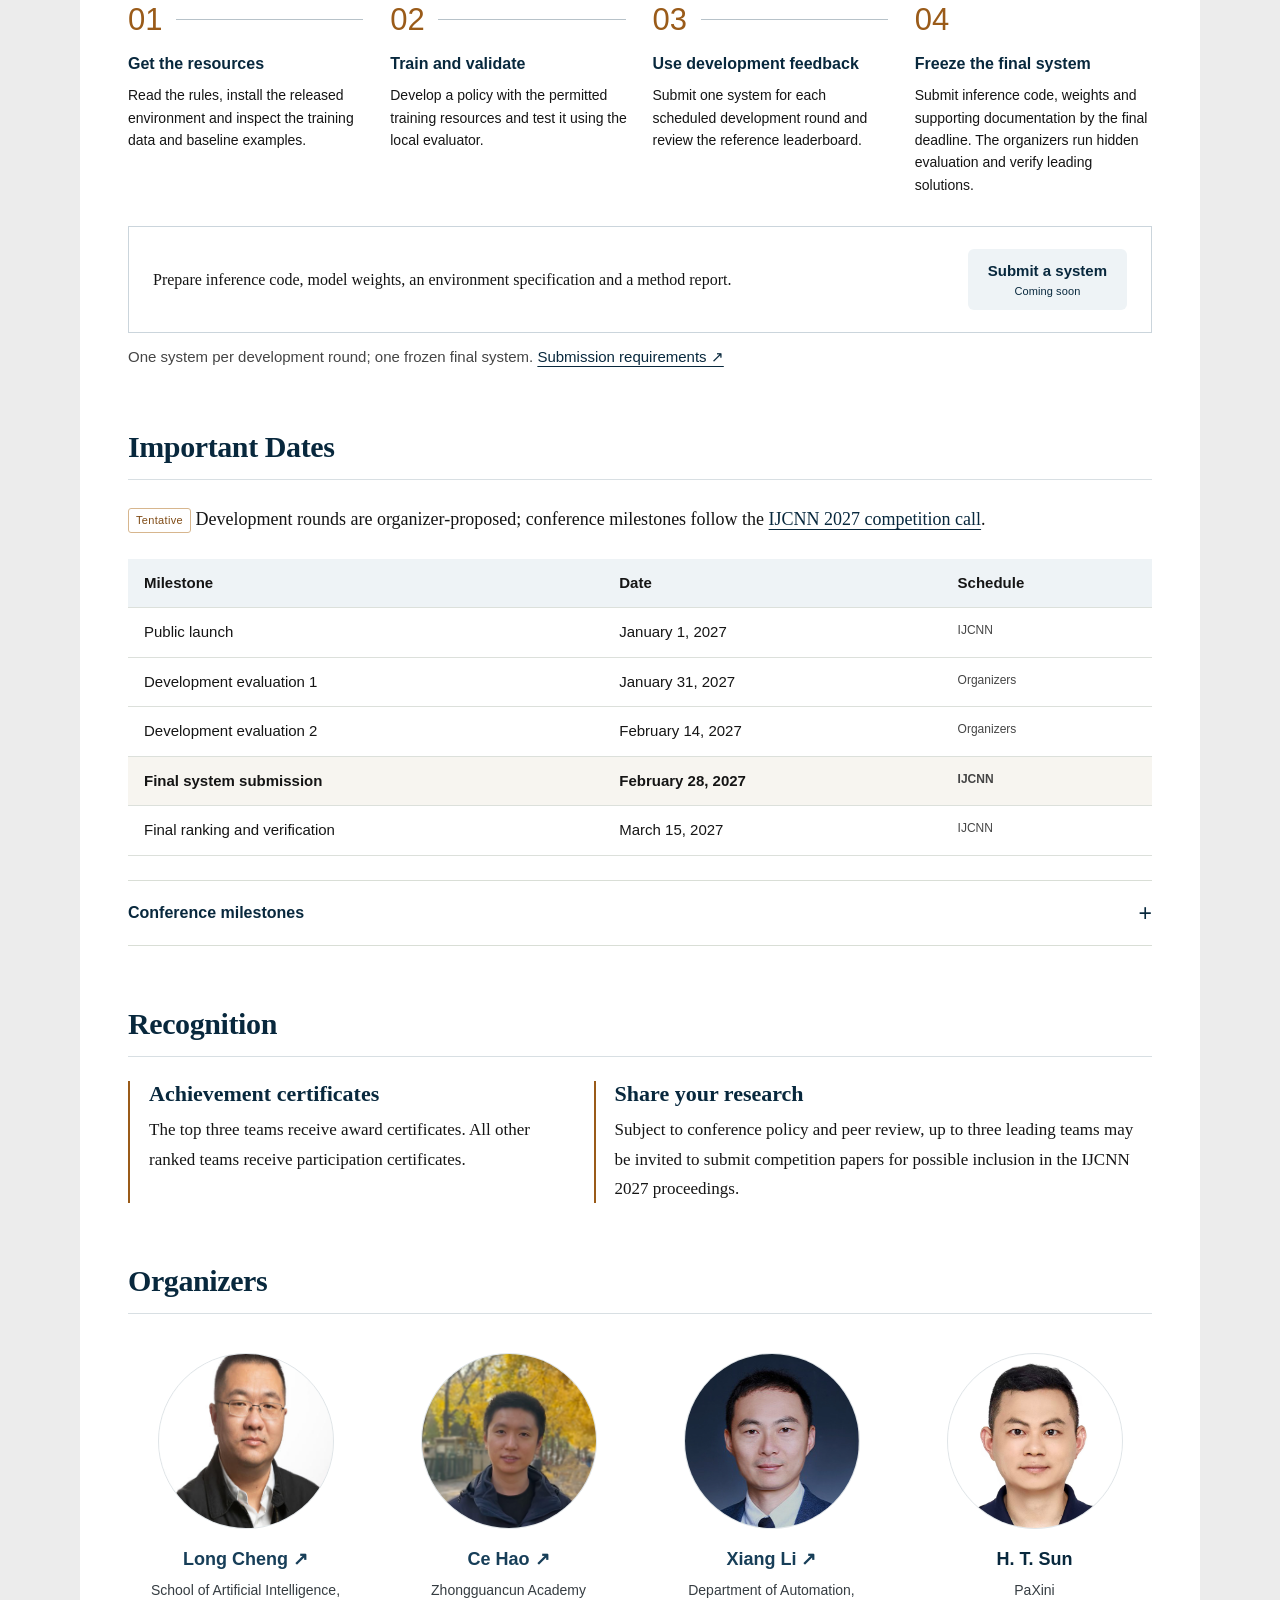
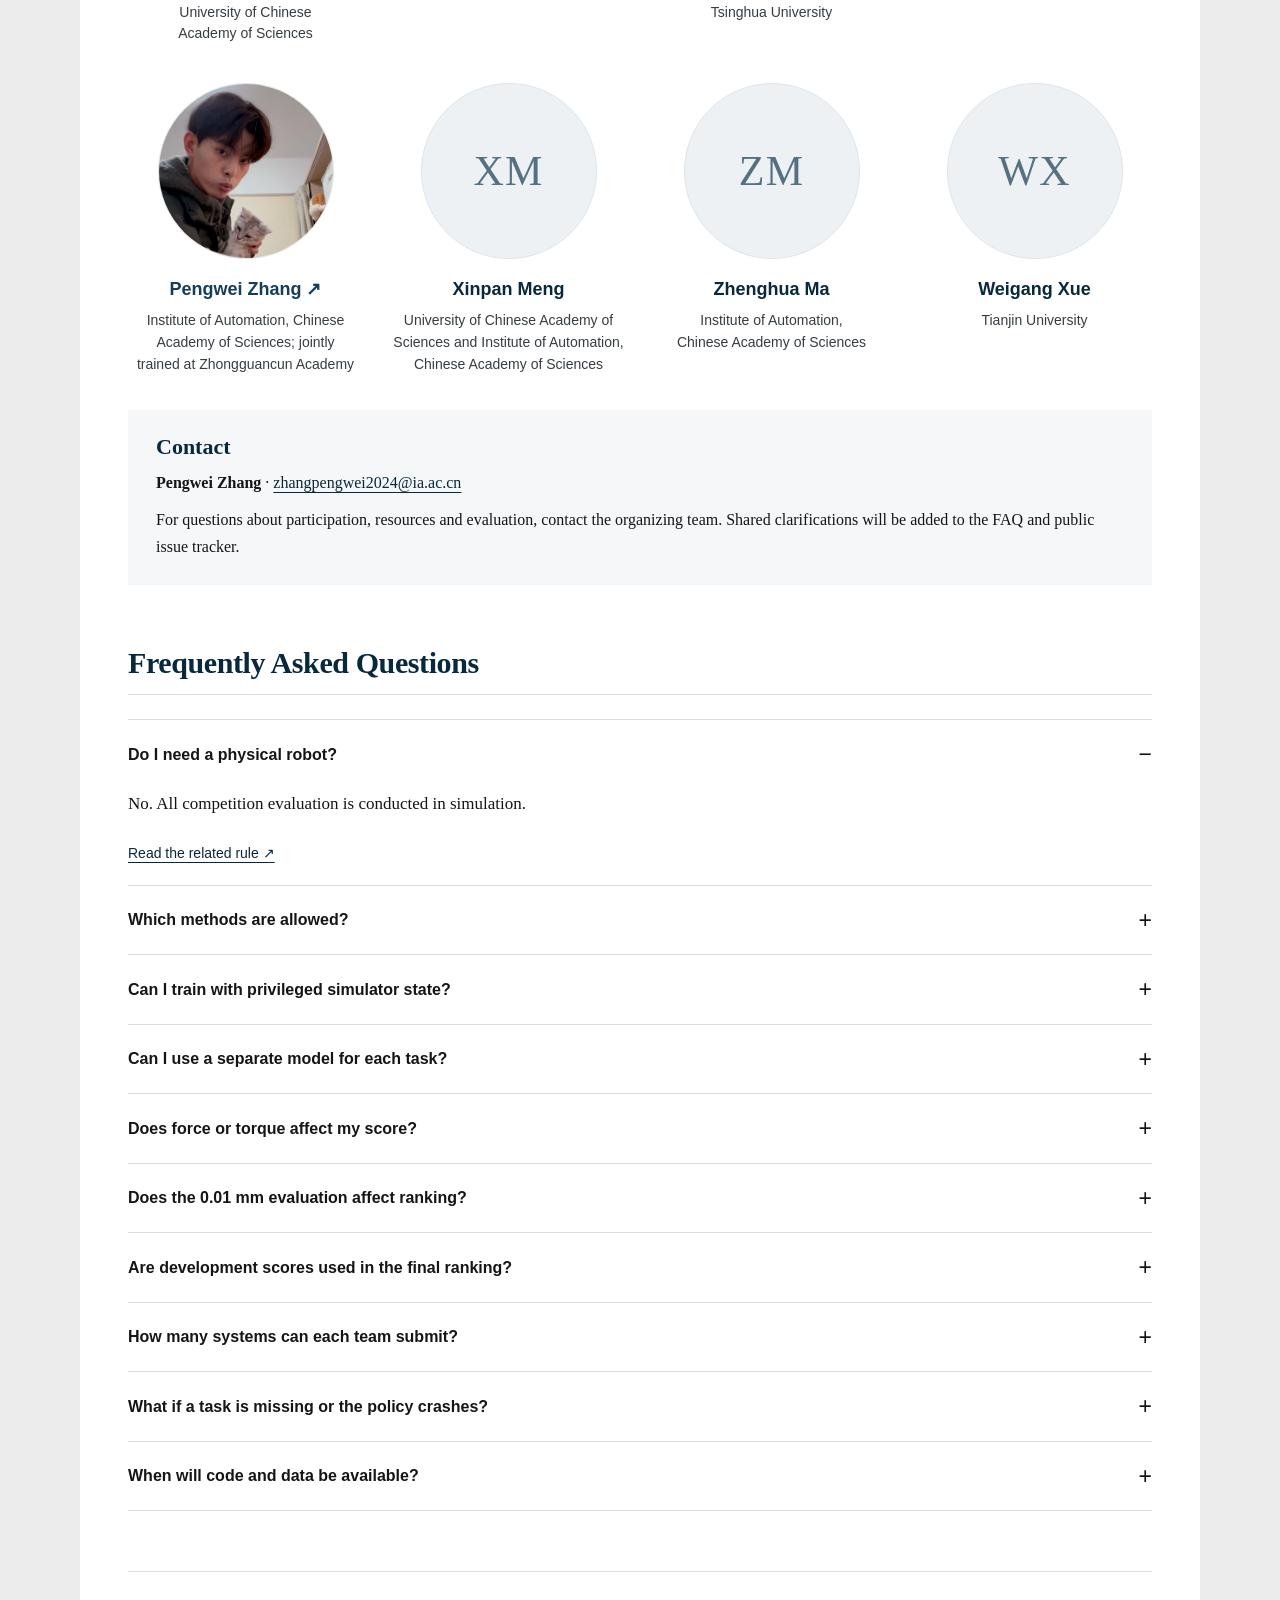
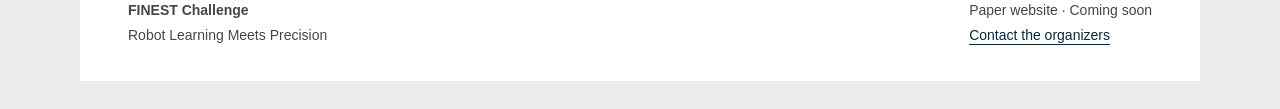
<file: site/index.html>
<!doctype html>
<html lang="en"><head><meta charset="utf-8"><meta name="viewport" content="width=device-width,initial-scale=1"><meta name="description" content="Robot Learning Meets Precision. A simulation challenge evaluating robotic insertion across ten tasks under a shared hidden evaluation protocol."><meta name="theme-color" content="#08283d"><meta property="og:title" content="FINEST Challenge | Robust Submillimeter Robotic Insertion"><meta property="og:description" content="Robot Learning Meets Precision. A simulation challenge evaluating robotic insertion across ten tasks under a shared hidden evaluation protocol."><meta property="og:type" content="website"><meta property="og:image" content="https://awilekong.github.io/FINEST-Challenge/assets/A01.webp"><link rel="canonical" href="https://awilekong.github.io/FINEST-Challenge/"><meta property="og:url" content="https://awilekong.github.io/FINEST-Challenge/"><meta name="twitter:card" content="summary_large_image"><title>FINEST Challenge | Robust Submillimeter Robotic Insertion</title><link rel="icon" type="image/svg+xml" href="assets/favicon.svg"><link rel="stylesheet" href="assets/common.css"><link rel="stylesheet" href="assets/challenge.css"><script defer src="assets/common.js"></script><script defer src="assets/challenge.js"></script></head><body><a class="skip-link" href="#main">Skip to content</a><div class="site-page"><header class="challenge-nav"><a class="brand" href="./">FINEST<span>Robotic Insertion Challenge</span></a><button class="mobile-menu" type="button" aria-controls="main-nav" aria-expanded="false">Menu ☰</button><nav id="main-nav" class="nav-links collapsible" aria-label="Main navigation"><a href="#overview" >Overview</a><a href="#tasks" >Tasks</a><a href="#get-started" >Get started</a><a href="rules/" >Rules</a><a href="leaderboard/" >Leaderboard</a><a href="#organizers" >Organizers</a></nav></header><main id="main"><header class="challenge-hero"><img src="assets/A01.webp" width="2056" height="765" alt="FINEST Robotic Insertion Challenge — Robot Learning Meets Precision. Promotional illustration of precision robotic assembly." fetchpriority="high"><div class="hero-mobile-copy"><p class="mobile-title">FINEST Robotic Insertion Challenge</p><p>Robot Learning Meets Precision</p></div><h1 class="sr-only">FINEST Robotic Insertion Challenge</h1></header><div class="button-row challenge-actions"><a class="btn " href="#get-started">Get started</a><a class="btn outline" href="rules/">Rules</a><a class="btn outline" href="leaderboard/">Leaderboard</a><button class="btn soon" type="button" data-soon="Paper website" aria-label="Paper website — Coming soon"><svg class="icon" viewBox="0 0 24 24" fill="none" stroke="currentColor" stroke-width="1.7" stroke-linecap="round" stroke-linejoin="round" aria-hidden="true"><path d="M14 2H6a2 2 0 0 0-2 2v16h16V8z"/><path d="M14 2v6h6M8 12h8M8 16h6"/></svg><span class="button-text">Paper website<small>Coming soon</small></span></button></div><section class="section intro" id="overview"><h2>About the Challenge</h2><p class="lead">Generalist robot policies and vision-language-action models are extending learned control across tasks, objects and environments. Precision assembly poses a demanding test of these capabilities: small alignment errors can block insertion, and changing contacts require correction and recovery throughout execution.</p><p class="">The FINEST Challenge on Robust Submillimeter Robotic Insertion examines precision and generalization across assembly conditions. It compares VLA and imitation-learning policies, classical assembly strategies and hybrid approaches on a shared task suite, evaluating whether they maintain submillimeter assembly success as clearances tighten and initial poses and friction vary.</p><p class="">The competition is conducted entirely in simulation. Episodes begin with the part securely grasped above its target and focus on alignment, contact and insertion. Researchers and student teams can participate without access to a physical robot.</p><ul class="key-facts"><li>Ten tasks, one overall leaderboard.</li><li>Open training with disclosed external data and pretrained models.</li><li>A common observation interface and independent hidden final evaluation.</li></ul></section><section id="tasks" class="section"><h2>Tasks and Precision</h2><p class="">All teams are evaluated on the same ten insertion tasks. The five peg-in-hole tasks use three official per-side clearances; the other five retain their task-specific assembly geometry.</p><figure class=""><img class="figure-image desktop-figure" src="assets/F02.webp" alt="Ten FINEST tasks and assembly stages" loading="lazy" decoding="async" width="2600" height="1236" data-figure="assets/F02.webp" data-caption="Ten FINEST tasks and assembly stages"><div class="mobile-panels task-panels"><img src="assets/F02-task-1.webp" width="450" height="534" alt="Circle" loading="lazy" decoding="async" data-figure="assets/F02.webp" data-caption="Ten FINEST tasks and assembly stages"><img src="assets/F02-task-2.webp" width="450" height="534" alt="Triangle" loading="lazy" decoding="async" data-figure="assets/F02.webp" data-caption="Ten FINEST tasks and assembly stages"><img src="assets/F02-task-3.webp" width="455" height="534" alt="Square" loading="lazy" decoding="async" data-figure="assets/F02.webp" data-caption="Ten FINEST tasks and assembly stages"><img src="assets/F02-task-4.webp" width="445" height="534" alt="Pentagon" loading="lazy" decoding="async" data-figure="assets/F02.webp" data-caption="Ten FINEST tasks and assembly stages"><img src="assets/F02-task-5.webp" width="450" height="534" alt="Octagon" loading="lazy" decoding="async" data-figure="assets/F02.webp" data-caption="Ten FINEST tasks and assembly stages"><img src="assets/F02-task-6.webp" width="450" height="478" alt="USB-A" loading="lazy" decoding="async" data-figure="assets/F02.webp" data-caption="Ten FINEST tasks and assembly stages"><img src="assets/F02-task-7.webp" width="450" height="478" alt="Type-C" loading="lazy" decoding="async" data-figure="assets/F02.webp" data-caption="Ten FINEST tasks and assembly stages"><img src="assets/F02-task-8.webp" width="455" height="478" alt="Charger Insertion" loading="lazy" decoding="async" data-figure="assets/F02.webp" data-caption="Ten FINEST tasks and assembly stages"><img src="assets/F02-task-9.webp" width="445" height="478" alt="Gear Meshing" loading="lazy" decoding="async" data-figure="assets/F02.webp" data-caption="Ten FINEST tasks and assembly stages"><img src="assets/F02-task-10.webp" width="450" height="478" alt="Peg-Gear Assembly" loading="lazy" decoding="async" data-figure="assets/F02.webp" data-caption="Ten FINEST tasks and assembly stages"><img src="assets/F02-stages.webp" width="350" height="1236" alt="Grasp, transfer, align and contact, insert" loading="lazy" decoding="async" data-figure="assets/F02.webp" data-caption="Ten FINEST tasks and assembly stages"></div><div class="figure-actions"><button class="figure-button" type="button" data-figure="assets/F02.webp" data-caption="Ten FINEST tasks and assembly stages">View full figure ↗</button></div><figcaption>The FINEST task suite and assembly stages. Competition episodes begin with the part already grasped above its target and evaluate alignment, contact and insertion.</figcaption></figure><div class="table-scroll" tabindex="0" role="region" aria-label="Competition tasks and official clearances"><table class="precision-table"><caption class="sr-only">Competition tasks and official clearances</caption><thead><tr><th scope="col">Suite</th><th scope="col">Tasks</th><th scope="col">Official main evaluation</th></tr></thead><tbody><tr class=""><th scope="row">Peg-in-Hole</th><td>Circle, Triangle, Square, Pentagon, Octagon</td><td>0.5, 0.1 and 0.05 mm per-side clearance for each task</td></tr><tr class=""><th scope="row">Connector</th><td>Type-C, USB-A</td><td>Fixed task-specific assembly geometry</td></tr><tr class=""><th scope="row">Charger</th><td>Charger Insertion</td><td>Fixed task-specific assembly geometry</td></tr><tr class=""><th scope="row">Gear</th><td>Gear Meshing, Peg-Gear Assembly</td><td>Fixed task-specific assembly geometry</td></tr></tbody></table></div><p class="">A separate 0.01 mm extreme-precision evaluation is reported for exploration. It does not affect the overall score, tie-breaking or official ranking.</p><div class="task-video"><div class="media-frame "><video  controls playsinline muted preload="none" poster="assets/V02-poster.webp" src="assets/V02.mp4" aria-label="Illustrative simulation montage of FINEST tasks"></video></div><p class="caption">Illustrative simulation rollouts from the FINEST benchmark.</p></div><h3>Hidden Stress Testing</h3><p class="">Initial poses and friction vary within published ranges. The final evaluation instances and random seeds remain private. Teams may generate training data across the published ranges; the hidden test measures robustness to held-out instances rather than guaranteeing that every test condition lies outside a team’s training distribution.</p></section><section id="resources" class="section"><h2>Data and Baselines</h2><p class="">The starter resources will include 7,500 successful trajectories generated by task-specific reinforcement-learning experts, together with environments, assets and collection metadata. Public training and development manifests are separated from the private final-test manifest.</p><p class="">The demonstrations cover direct insertion and exploratory contact correction. Teams may also generate their own simulation data or use external data and pretrained models, with source, version, license and resource declarations.</p><div class="baseline-list"><div><strong>ACT</strong><p>Action-chunking transformer baseline.</p></div><div><strong>Diffusion Policy (DP)</strong><p>Diffusion-based visuomotor baseline.</p></div><div><strong>π₀.₅</strong><p>Pretrained VLA fine-tuned for insertion.</p></div><div><strong>ViTacFormer</strong><p>Contact-aware policy adapted to the common wrist F/T interface.</p></div><div><strong>Reactive Diffusion Policy (RDP)</strong><p>Reactive diffusion policy adapted to the common wrist F/T interface.</p></div></div><figure class=""><img class="figure-image " src="assets/A02.webp" alt="FINEST benchmark background" loading="lazy" decoding="async" width="2600" height="1160" data-figure="assets/A02.webp" data-caption="FINEST benchmark background"><div class="figure-actions"><button class="figure-button" type="button" data-figure="assets/A02.webp" data-caption="FINEST benchmark background">View full figure ↗</button></div><figcaption>FINEST benchmark background: task environments, exploratory demonstrations and paper experiments. The challenge uses the success-based scoring protocol described below.</figcaption></figure><p class="">The release package will include checkpoints, training configurations, inference adapters and example submissions for all five baselines, together with local evaluation scripts.</p><div class="button-row resource-actions"><button class="btn soon" type="button" data-soon="Code" aria-label="Code — Coming soon"><svg class="icon" viewBox="0 0 24 24" fill="none" stroke="currentColor" stroke-width="1.7" stroke-linecap="round" stroke-linejoin="round" aria-hidden="true"><path d="m8 7-5 5 5 5m8-10 5 5-5 5M14 4l-4 16"/></svg><span class="button-text">Code<small>Coming soon</small></span></button><button class="btn soon" type="button" data-soon="Dataset" aria-label="Dataset — Coming soon"><svg class="icon" viewBox="0 0 24 24" fill="none" stroke="currentColor" stroke-width="1.7" stroke-linecap="round" stroke-linejoin="round" aria-hidden="true"><ellipse cx="12" cy="5" rx="8" ry="3"/><path d="M4 5v7c0 4 16 4 16 0V5M4 12v7c0 4 16 4 16 0v-7"/></svg><span class="button-text">Dataset<small>Coming soon</small></span></button><button class="btn soon" type="button" data-soon="Starter kit" aria-label="Starter kit — Coming soon"><svg class="icon" viewBox="0 0 24 24" fill="none" stroke="currentColor" stroke-width="1.7" stroke-linecap="round" stroke-linejoin="round" aria-hidden="true"><path d="M14 2H6a2 2 0 0 0-2 2v16h16V8z"/><path d="M14 2v6h6M8 12h8M8 16h6"/></svg><span class="button-text">Starter kit<small>Coming soon</small></span></button></div></section><section id="evaluation" class="section"><h2>Evaluation at a Glance</h2><p class="">The overall score is the average of ten task scores, scaled to 100. Each task contributes at most 10 points. Peg-in-hole scores emphasize tighter clearances through fixed weights of 20%, 30% and 50%.</p><div class="score-box"><div class="score-formula"><math display="block" aria-label="Overall score equals ten times the sum of the ten task scores"><mrow><mi mathvariant="normal">OverallScore</mi><mo>=</mo><mn>10</mn><munderover><mo>∑</mo><mrow><mi>t</mi><mo>=</mo><mn>1</mn></mrow><mn>10</mn></munderover><msub><mi>s</mi><mi>t</mi></msub></mrow></math></div><div class="score-max">100<small>maximum overall score</small></div></div><p>Success is weighted by precision: <strong>20% at 0.5 mm, 30% at 0.1 mm and 50% at 0.05 mm</strong> for each peg-in-hole task. The other five tasks use their success rates directly.</p><p class="caption">Force and torque are policy inputs. They do not contribute to ranking.</p><p><a class="text-link" href="rules/#scoring">Read full scoring and tie-breaking rules <svg class="icon" viewBox="0 0 24 24" fill="none" stroke="currentColor" stroke-width="1.7" stroke-linecap="round" stroke-linejoin="round" aria-hidden="true"><path d="M5 12h14m-6-6 6 6-6 6"/></svg></a></p></section><section id="get-started" class="section"><h2>How to Participate</h2><ol class="steps"><li><h3>Get the resources</h3><p>Read the rules, install the released environment and inspect the training data and baseline examples.</p></li><li><h3>Train and validate</h3><p>Develop a policy with the permitted training resources and test it using the local evaluator.</p></li><li><h3>Use development feedback</h3><p>Submit one system for each scheduled development round and review the reference leaderboard.</p></li><li><h3>Freeze the final system</h3><p>Submit inference code, weights and supporting documentation by the final deadline. The organizers run hidden evaluation and verify leading solutions.</p></li></ol><div class="submission-strip"><p>Prepare inference code, model weights, an environment specification and a method report.</p><button class="btn soon" type="button" data-soon="Submit a system" aria-label="Submit a system — Coming soon"><span class="button-text">Submit a system<small>Coming soon</small></span></button></div><p class="caption">One system per development round; one frozen final system. <a href="rules/#submissions">Submission requirements ↗</a></p></section><section id="dates" class="section"><h2>Important Dates</h2><p><span class="tag">Tentative</span> Development rounds are organizer-proposed; conference milestones follow the <a href="https://ijcnn.org/2027/authors/call-for-competitions">IJCNN 2027 competition call</a>.</p><div class="table-scroll"><table class="dates-table"><thead><tr><th scope="col">Milestone</th><th scope="col">Date</th><th scope="col">Schedule</th></tr></thead><tbody><tr class=""><td>Public launch</td><td><time datetime="2027-01-01">January 1, 2027</time></td><td class="date-source">IJCNN</td></tr><tr class=""><td>Development evaluation 1</td><td><time datetime="2027-01-31">January 31, 2027</time></td><td class="date-source">Organizers</td></tr><tr class=""><td>Development evaluation 2</td><td><time datetime="2027-02-14">February 14, 2027</time></td><td class="date-source">Organizers</td></tr><tr class="deadline"><td>Final system submission</td><td><time datetime="2027-02-28">February 28, 2027</time></td><td class="date-source">IJCNN</td></tr><tr class=""><td>Final ranking and verification</td><td><time datetime="2027-03-15">March 15, 2027</time></td><td class="date-source">IJCNN</td></tr></tbody></table></div><details><summary>Conference milestones</summary><div class="table-scroll"><table class="dates-table"><thead><tr><th scope="col">Milestone</th><th scope="col">Date</th><th scope="col">Schedule</th></tr></thead><tbody><tr class=""><td>Competition paper submission</td><td><time datetime="2027-04-01">April 1, 2027</time></td><td class="date-source">IJCNN</td></tr><tr class=""><td>Paper acceptance notification</td><td><time datetime="2027-04-08">April 8, 2027</time></td><td class="date-source">IJCNN</td></tr><tr class=""><td>Camera-ready upload and registration</td><td><time datetime="2027-04-12">April 12, 2027</time></td><td class="date-source">IJCNN</td></tr><tr class=""><td>Conference competition days</td><td><time datetime="2027-06-15">June 15–17, 2027</time></td><td class="date-source">IJCNN</td></tr></tbody></table></div></details></section><section id="recognition" class="section"><h2>Recognition</h2><div class="recognition"><div><h3>Achievement certificates</h3><p class="">The top three teams receive award certificates. All other ranked teams receive participation certificates.</p></div><div><h3>Share your research</h3><p class="">Subject to conference policy and peer review, up to three leading teams may be invited to submit competition papers for possible inclusion in the IJCNN 2027 proceedings.</p></div></div></section><section id="organizers" class="section"><h2>Organizers</h2><div class="organizers"><article class="organizer"><div class="organizer-portrait"><img src="assets/portraits/long-cheng.jpg" alt="Long Cheng" width="200" height="200" loading="lazy" decoding="async" style="object-position:50% 22%;transform:scale(1)"></div><h3><a href="https://people.ucas.ac.cn/~chenglong?language=en">Long Cheng ↗</a></h3><p>School of Artificial Intelligence, University of Chinese Academy of Sciences</p></article><article class="organizer"><div class="organizer-portrait"><img src="assets/portraits/ce-hao.jpg" alt="Ce Hao" width="200" height="200" loading="lazy" decoding="async" style="object-position:50% 48%;transform:scale(2.05)"></div><h3><a href="https://cehao1.github.io/">Ce Hao ↗</a></h3><p>Zhongguancun Academy</p></article><article class="organizer"><div class="organizer-portrait"><img src="assets/portraits/xiang-li.jpg" alt="Xiang Li" width="200" height="200" loading="lazy" decoding="async" style="object-position:50% 30%;transform:scale(1)"></div><h3><a href="https://www.au.tsinghua.edu.cn/en/info/1075/3330.htm">Xiang Li ↗</a></h3><p>Department of Automation, Tsinghua University</p></article><article class="organizer"><div class="organizer-portrait"><img src="assets/portraits/ht-sun.jpg" alt="H. T. Sun" width="200" height="200" loading="lazy" decoding="async" style="object-position:50% 0%;transform:scale(1)"></div><h3>H. T. Sun</h3><p>PaXini</p></article><article class="organizer"><div class="organizer-portrait"><img src="assets/portraits/pengwei-zhang.jpg" alt="Pengwei Zhang" width="200" height="200" loading="lazy" decoding="async" style="object-position:50% 34%;transform:scale(1.12)"></div><h3><a href="https://awilekong.github.io/">Pengwei Zhang ↗</a></h3><p>Institute of Automation, Chinese Academy of Sciences; jointly trained at Zhongguancun Academy</p></article><article class="organizer"><div class="organizer-portrait portrait-initials" aria-label="Xinpan Meng: portrait not yet available"><span aria-hidden="true">XM</span></div><h3>Xinpan Meng</h3><p>University of Chinese Academy of Sciences and Institute of Automation, Chinese Academy of Sciences</p></article><article class="organizer"><div class="organizer-portrait portrait-initials" aria-label="Zhenghua Ma: portrait not yet available"><span aria-hidden="true">ZM</span></div><h3>Zhenghua Ma</h3><p>Institute of Automation, Chinese Academy of Sciences</p></article><article class="organizer"><div class="organizer-portrait portrait-initials" aria-label="Weigang Xue: portrait not yet available"><span aria-hidden="true">WX</span></div><h3>Weigang Xue</h3><p>Tianjin University</p></article></div><div class="contact-block"><h3>Contact</h3><p><strong>Pengwei Zhang</strong> · <a href="mailto:zhangpengwei2024@ia.ac.cn">zhangpengwei2024@ia.ac.cn</a></p><p class="">For questions about participation, resources and evaluation, contact the organizing team. Shared clarifications will be added to the FAQ and public issue tracker.</p></div></section><section id="faq" class="section"><h2>Frequently Asked Questions</h2><div class="faq"><details open><summary>Do I need a physical robot?</summary><p>No. All competition evaluation is conducted in simulation.</p><a class="text-link" href="rules/#scope">Read the related rule ↗</a></details><details ><summary>Which methods are allowed?</summary><p>Classical assembly strategies, imitation learning, reinforcement learning and hybrid methods are welcome through the same interface. External data, pretrained models and self-generated simulation data are allowed with the required disclosures.</p><a class="text-link" href="rules/#training">Read the related rule ↗</a></details><details ><summary>Can I train with privileged simulator state?</summary><p>Yes, during training. At evaluation time, the submitted policy must use only the prescribed observations.</p><a class="text-link" href="rules/#interface">Read the related rule ↗</a></details><details ><summary>Can I use a separate model for each task?</summary><p>Yes. Task-specific policies and unified multi-task policies are both eligible. Submit them as one system for each allowed submission.</p><a class="text-link" href="rules/#training">Read the related rule ↗</a></details><details ><summary>Does force or torque affect my score?</summary><p>No. Wrist force and torque are available as policy inputs. Ranking is based on assembly success.</p><a class="text-link" href="rules/#interface">Read the related rule ↗</a></details><details ><summary>Does the 0.01 mm evaluation affect ranking?</summary><p>No. It is reported separately and never enters the score or tie-breaking procedure.</p><a class="text-link" href="rules/#scoring">Read the related rule ↗</a></details><details ><summary>Are development scores used in the final ranking?</summary><p>No. Independent hidden evaluation of the frozen final system determines the official ranking.</p><a class="text-link" href="rules/#hidden-evaluation">Read the related rule ↗</a></details><details ><summary>How many systems can each team submit?</summary><p>One system per development round and one frozen final system.</p><a class="text-link" href="rules/#submissions">Read the related rule ↗</a></details><details ><summary>What if a task is missing or the policy crashes?</summary><p>The affected episodes count as failures and remain in the denominator. Infrastructure failures are rerun using the original instances and frozen system.</p><a class="text-link" href="rules/#hidden-evaluation">Read the related rule ↗</a></details><details ><summary>When will code and data be available?</summary><p>Release links will be added to the resource section. The frozen evaluation configuration will be published before launch.</p><a class="text-link" href="rules/#release">Read the related rule ↗</a></details></div></section></main><footer class="footer"><p><strong>FINEST Challenge</strong><br>Robot Learning Meets Precision</p><p><span>Paper website · Coming soon</span><br><a href="mailto:zhangpengwei2024@ia.ac.cn">Contact the organizers</a></p></footer></div><dialog id="figure-dialog" class="figure-modal" aria-labelledby="figure-title"><div class="modal-head"><strong id="figure-title">Research figure</strong><div class="modal-controls"><button type="button" data-zoom>Zoom in</button><button type="button" data-close aria-label="Close figure">Close ×</button></div></div><div class="modal-scroll"><img alt=""></div></dialog><div id="status-message" class="toast" role="status" aria-live="polite"></div></body></html>
</file>
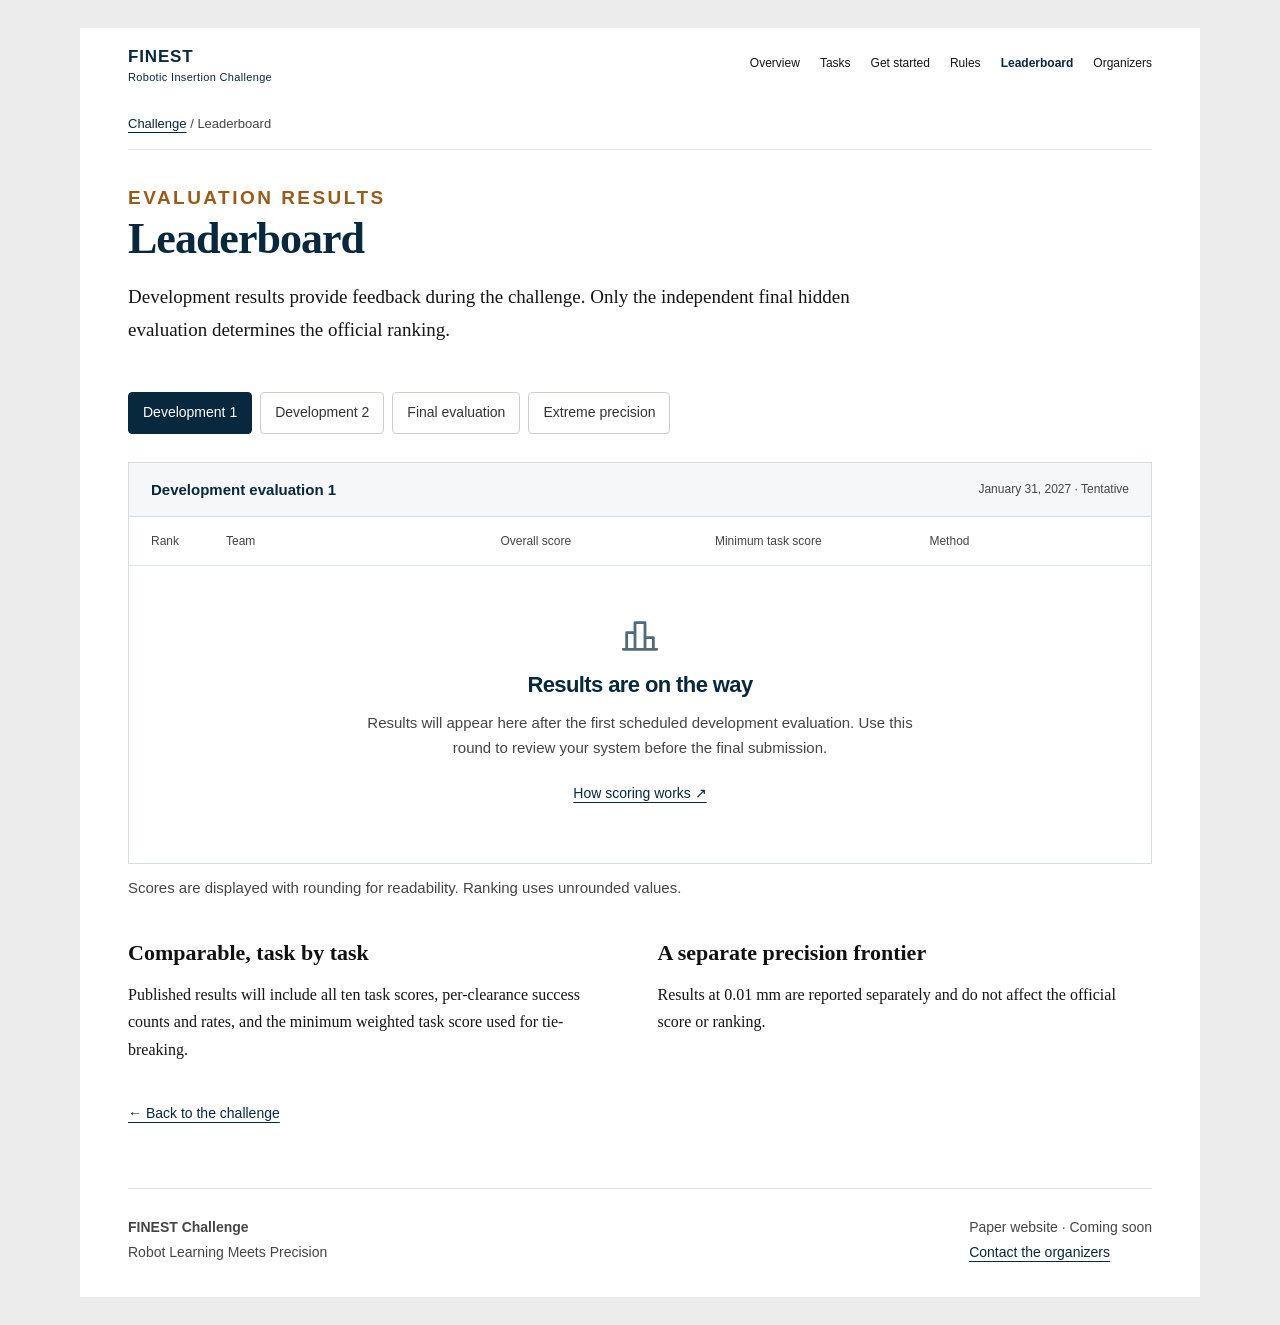
<file: docs/leaderboard/index.html>
<!doctype html>
<html lang="en"><head><meta charset="utf-8"><meta name="viewport" content="width=device-width,initial-scale=1"><meta name="description" content="Development rounds, final hidden evaluation and the separate extreme-precision showcase for the FINEST Challenge."><meta name="theme-color" content="#08283d"><meta property="og:title" content="Leaderboard | FINEST Challenge"><meta property="og:description" content="Development rounds, final hidden evaluation and the separate extreme-precision showcase for the FINEST Challenge."><meta property="og:type" content="website"><meta property="og:image" content="https://awilekong.github.io/FINEST-Challenge/assets/A01.webp"><link rel="canonical" href="https://awilekong.github.io/FINEST-Challenge/leaderboard/"><meta property="og:url" content="https://awilekong.github.io/FINEST-Challenge/leaderboard/"><meta name="twitter:card" content="summary_large_image"><title>Leaderboard | FINEST Challenge</title><link rel="icon" type="image/svg+xml" href="../assets/favicon.svg"><link rel="stylesheet" href="../assets/common.css"><link rel="stylesheet" href="../assets/challenge.css"><script defer src="../assets/common.js"></script><script defer src="../assets/challenge.js"></script></head><body><a class="skip-link" href="#main">Skip to content</a><div class="site-page"><header class="challenge-nav"><a class="brand" href="../">FINEST<span>Robotic Insertion Challenge</span></a><button class="mobile-menu" type="button" aria-controls="main-nav" aria-expanded="false">Menu ☰</button><nav id="main-nav" class="nav-links collapsible" aria-label="Main navigation"><a href="../#overview" >Overview</a><a href="../#tasks" >Tasks</a><a href="../#get-started" >Get started</a><a href="../rules/" >Rules</a><a href="../leaderboard/" aria-current=page>Leaderboard</a><a href="../#organizers" >Organizers</a></nav></header><main id="main"><p class="breadcrumb"><a href="../">Challenge</a> / Leaderboard</p><header class="subpage-head"><p class="section-kicker">Evaluation results</p><h1>Leaderboard</h1><p class="">Development results provide feedback during the challenge. Only the independent final hidden evaluation determines the official ranking.</p></header><div class="tab-list board-tabs" role="tablist" aria-label="Evaluation round"><button type="button" role="tab" id="tab-development-1" aria-selected="true" aria-controls="round-panel" tabindex="0" data-round="development-1">Development 1</button><button type="button" role="tab" id="tab-development-2" aria-selected="false" aria-controls="round-panel" tabindex="-1" data-round="development-2">Development 2</button><button type="button" role="tab" id="tab-final" aria-selected="false" aria-controls="round-panel" tabindex="-1" data-round="final">Final evaluation</button><button type="button" role="tab" id="tab-extreme" aria-selected="false" aria-controls="round-panel" tabindex="-1" data-round="extreme">Extreme precision</button></div><section class="board-panel" role="tabpanel" id="round-panel" aria-labelledby="tab-development-1"><div class="board-meta"><strong id="round-title">Development evaluation 1</strong><span id="round-date">January 31, 2027 · Tentative</span></div><div class="board-header" id="board-header" aria-hidden="true"><span>Rank</span><span>Team</span><span>Overall score</span><span>Minimum task score</span><span>Method</span></div><div class="empty-state"><div class="empty-icon"><svg class="icon" viewBox="0 0 24 24" fill="none" stroke="currentColor" stroke-width="1.7" stroke-linecap="round" stroke-linejoin="round" aria-hidden="true"><path d="M4 20V10h5v10M9 20V4h6v16M15 20v-7h5v7M2 20h20"/></svg></div><h2 id="empty-title">Results are on the way</h2><p id="empty-description">Results will appear here after the first scheduled development evaluation. Use this round to review your system before the final submission.</p><a class="text-link" href="../rules/#scoring">How scoring works ↗</a></div></section><p class="caption">Scores are displayed with rounding for readability. Ranking uses unrounded values.</p><div class="board-notes"><div><h3>Comparable, task by task</h3><p>Published results will include all ten task scores, per-clearance success counts and rates, and the minimum weighted task score used for tie-breaking.</p></div><div><h3>A separate precision frontier</h3><p class="">Results at 0.01 mm are reported separately and do not affect the official score or ranking.</p></div></div><a class="homepage-back" href="../">← Back to the challenge</a></main><footer class="footer"><p><strong>FINEST Challenge</strong><br>Robot Learning Meets Precision</p><p><span>Paper website · Coming soon</span><br><a href="mailto:zhangpengwei2024@ia.ac.cn">Contact the organizers</a></p></footer></div><script type="application/json" id="round-data">{"development-1": {"label": "Development 1", "title": "Development evaluation 1", "emptyTitle": "Results are on the way", "description": "Results will appear here after the first scheduled development evaluation. Use this round to review your system before the final submission.", "date": "January 31, 2027 · Tentative"}, "development-2": {"label": "Development 2", "title": "Development evaluation 2", "emptyTitle": "The second development round", "description": "Results will appear here after the second scheduled development evaluation. Each round reports its own submitted system.", "date": "February 14, 2027 · Tentative"}, "final": {"label": "Final evaluation", "title": "Final hidden evaluation", "emptyTitle": "The final leaderboard awaits", "description": "The official ranking will be published after hidden evaluation and verification of the frozen final systems.", "date": "Verified ranking by March 15, 2027 · Tentative"}, "extreme": {"label": "Extreme precision", "title": "Extreme Precision Showcase", "date": "0.01 mm per-side clearance", "emptyTitle": "Exploring the precision frontier", "description": "Extreme-precision results will be reported separately. They do not affect the overall score, tie-breaking or official ranking."}}</script><dialog id="figure-dialog" class="figure-modal" aria-labelledby="figure-title"><div class="modal-head"><strong id="figure-title">Research figure</strong><div class="modal-controls"><button type="button" data-zoom>Zoom in</button><button type="button" data-close aria-label="Close figure">Close ×</button></div></div><div class="modal-scroll"><img alt=""></div></dialog><div id="status-message" class="toast" role="status" aria-live="polite"></div></body></html>
</file>
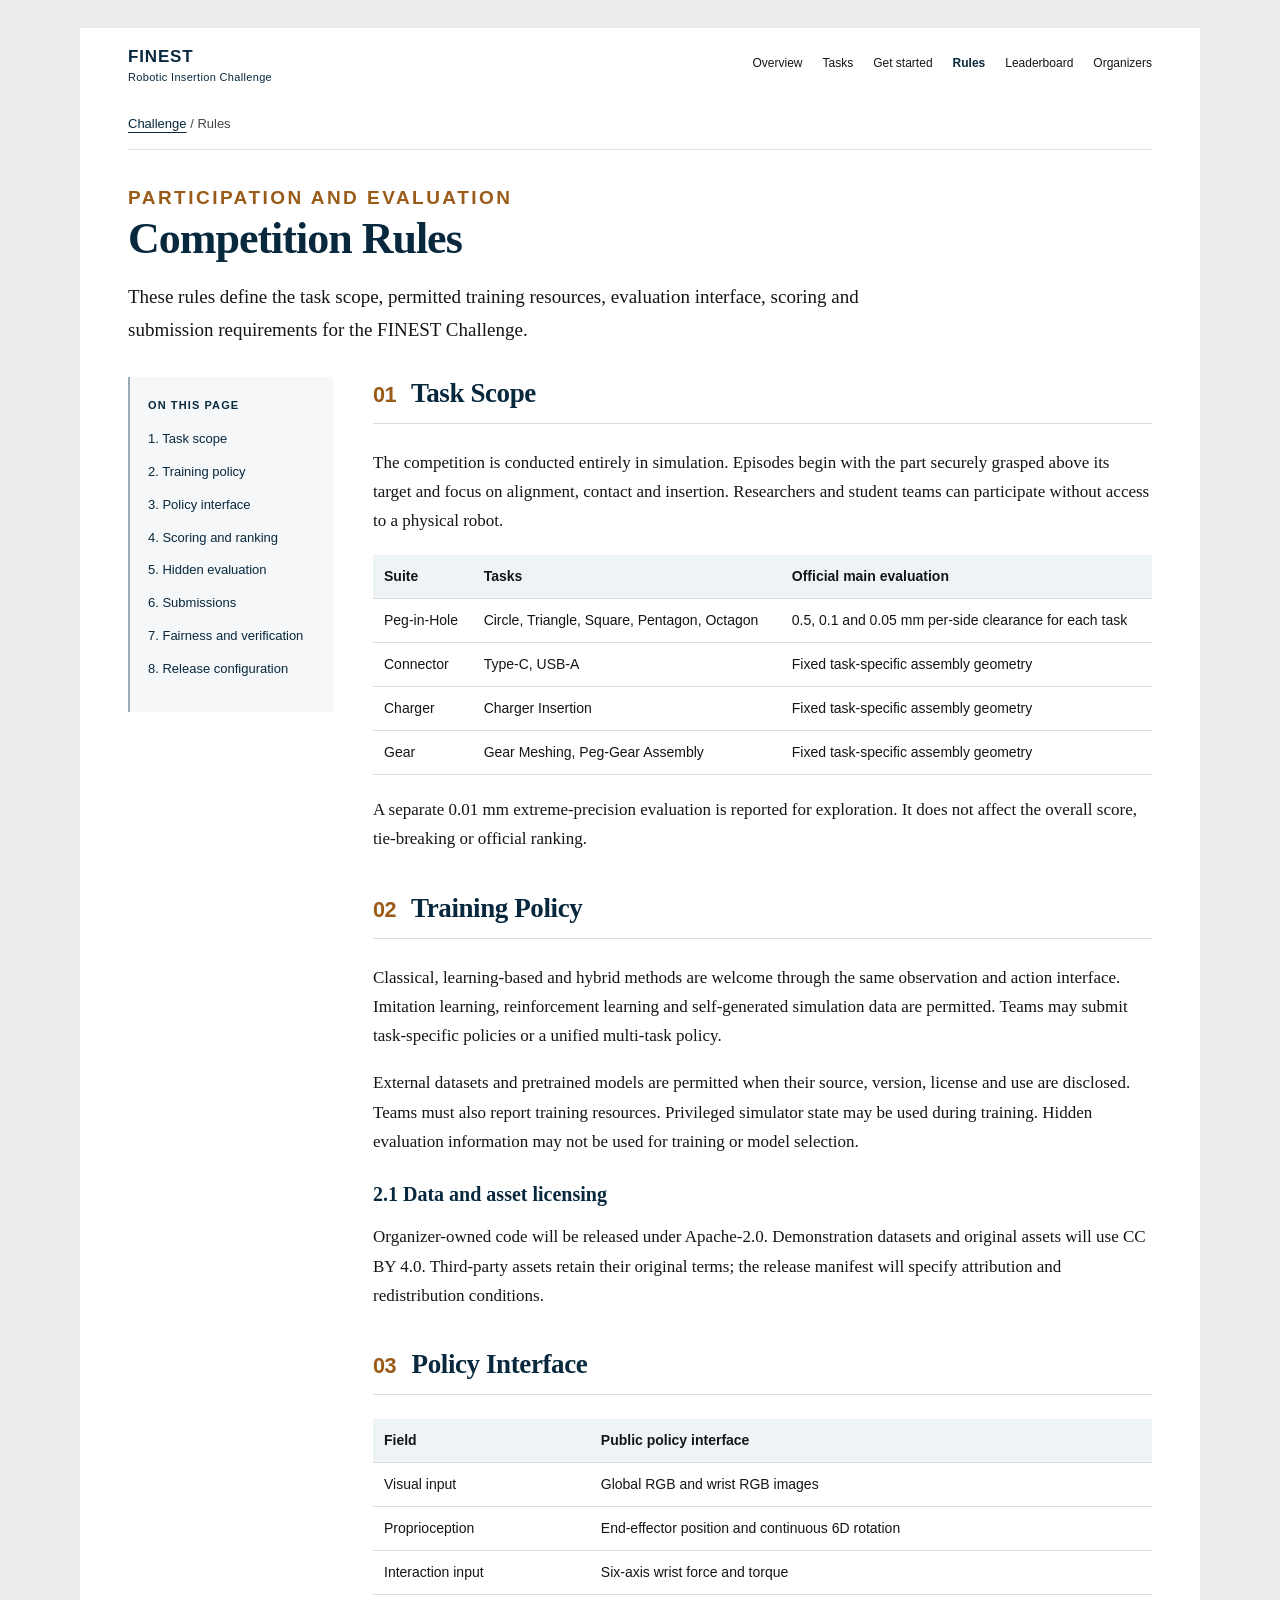
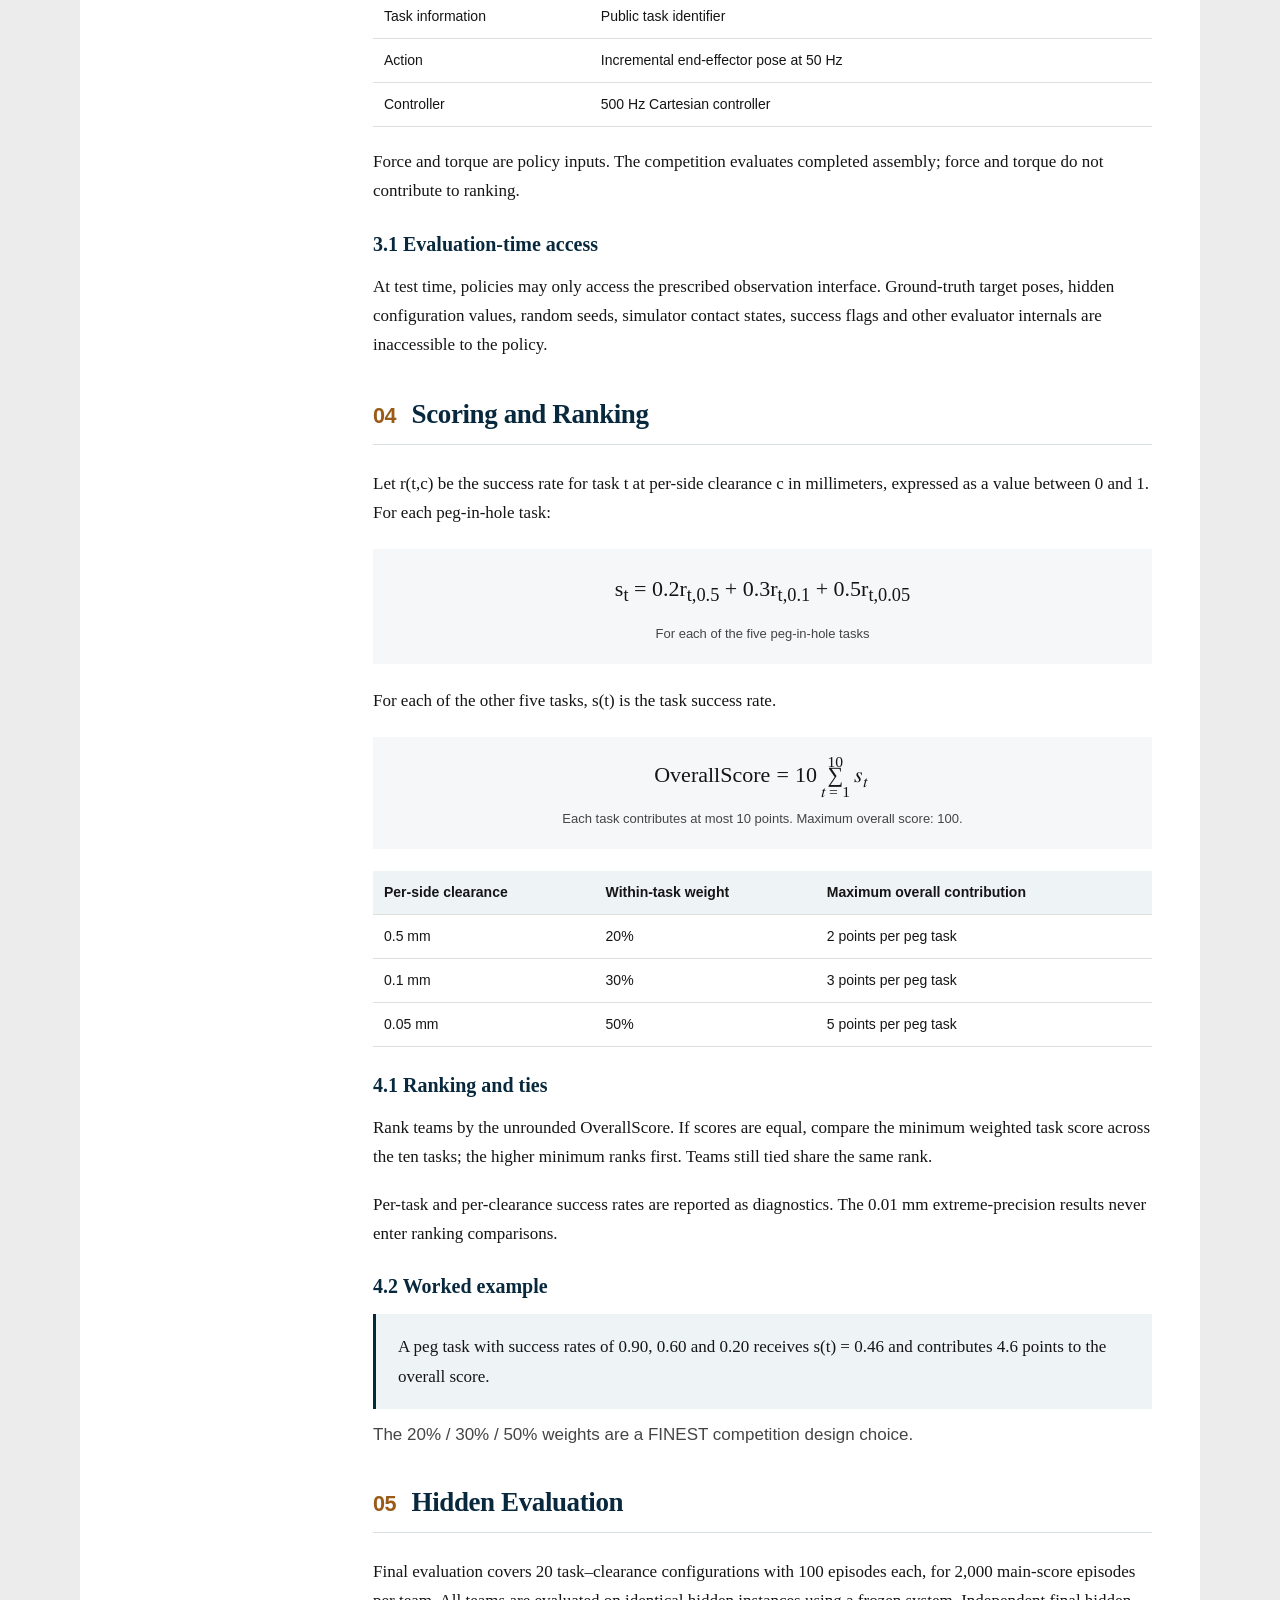
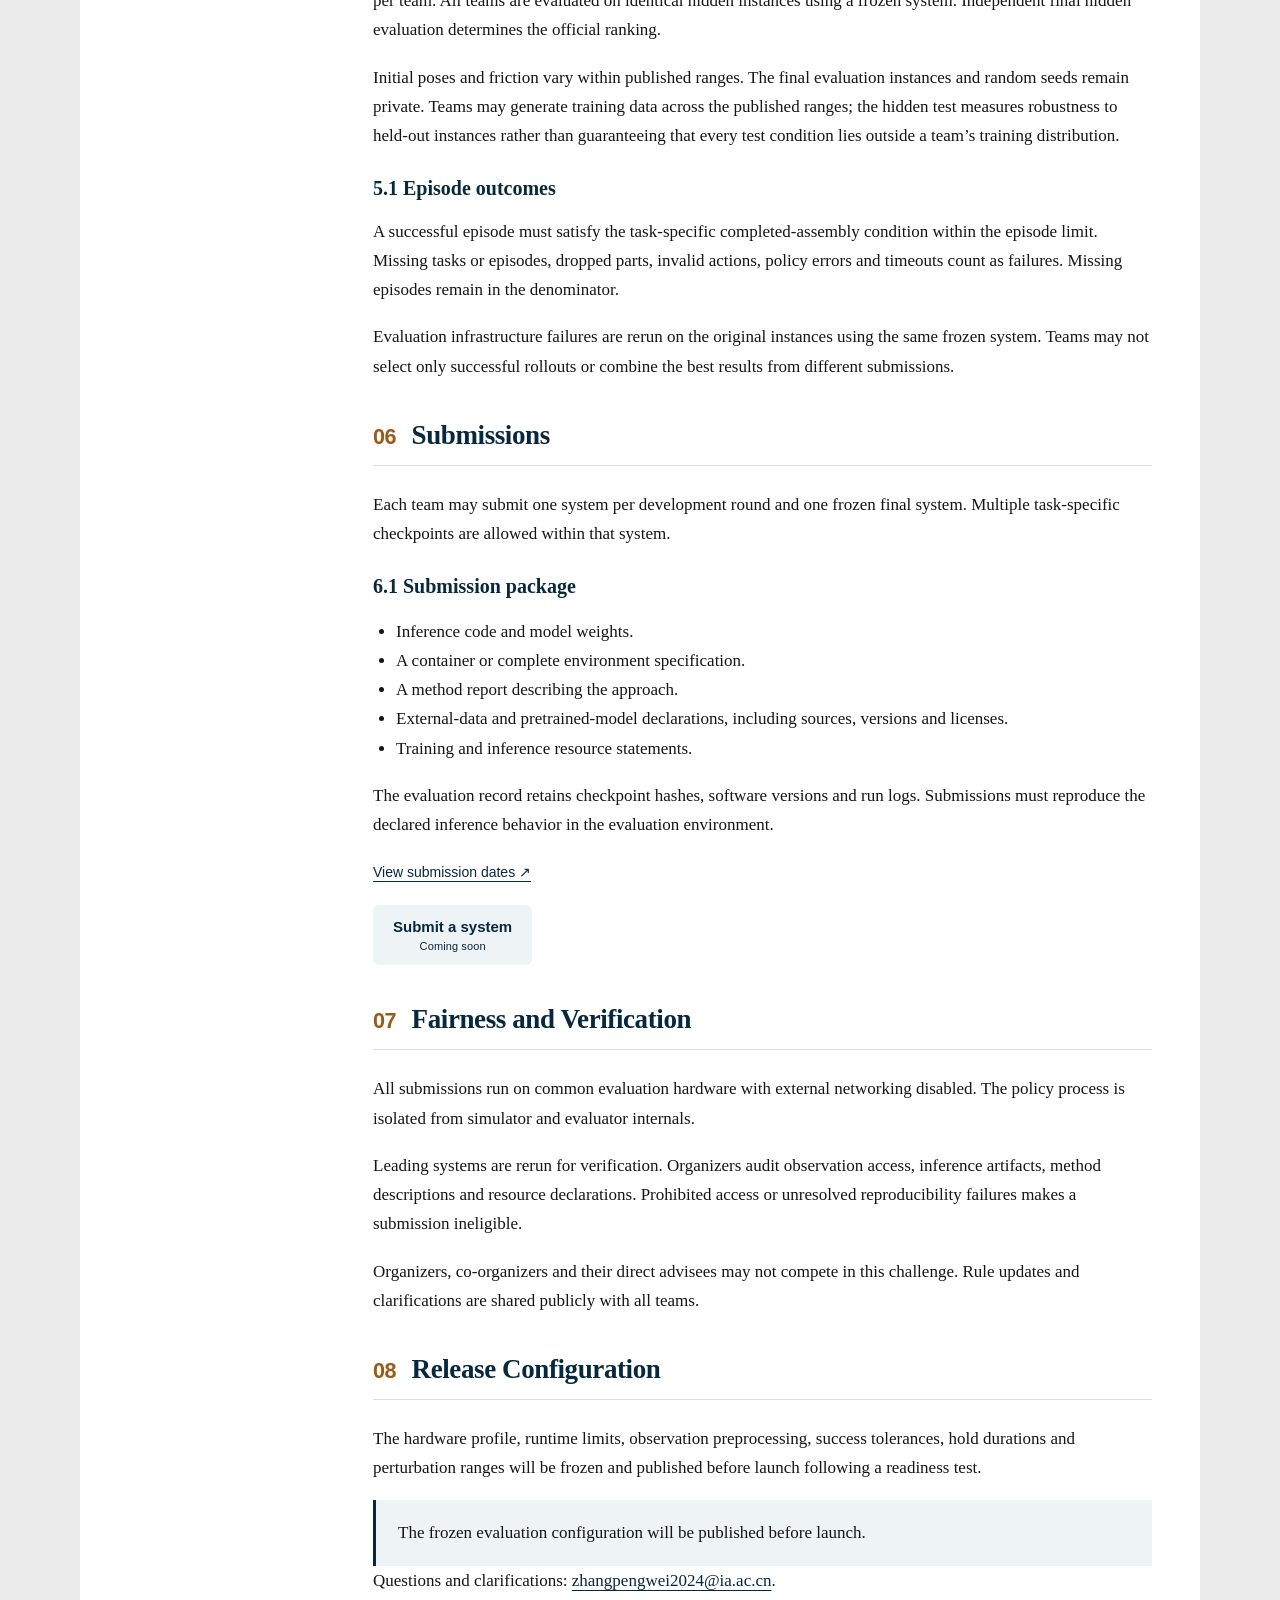
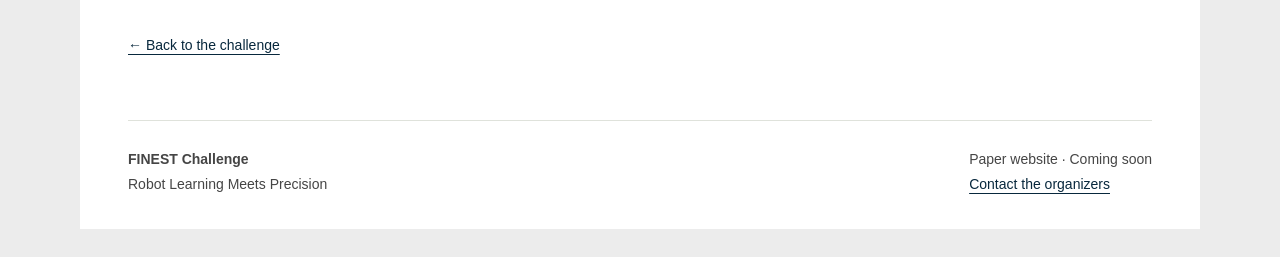
<file: docs/rules/index.html>
<!doctype html>
<html lang="en"><head><meta charset="utf-8"><meta name="viewport" content="width=device-width,initial-scale=1"><meta name="description" content="Task scope, training permissions, observation interface, weighted success scoring, hidden evaluation and reproducibility rules for the FINEST Challenge."><meta name="theme-color" content="#08283d"><meta property="og:title" content="Competition Rules | FINEST Challenge"><meta property="og:description" content="Task scope, training permissions, observation interface, weighted success scoring, hidden evaluation and reproducibility rules for the FINEST Challenge."><meta property="og:type" content="website"><meta property="og:image" content="https://awilekong.github.io/FINEST-Challenge/assets/A01.webp"><link rel="canonical" href="https://awilekong.github.io/FINEST-Challenge/rules/"><meta property="og:url" content="https://awilekong.github.io/FINEST-Challenge/rules/"><meta name="twitter:card" content="summary_large_image"><title>Competition Rules | FINEST Challenge</title><link rel="icon" type="image/svg+xml" href="../assets/favicon.svg"><link rel="stylesheet" href="../assets/common.css"><link rel="stylesheet" href="../assets/challenge.css"><script defer src="../assets/common.js"></script><script defer src="../assets/challenge.js"></script></head><body><a class="skip-link" href="#main">Skip to content</a><div class="site-page"><header class="challenge-nav"><a class="brand" href="../">FINEST<span>Robotic Insertion Challenge</span></a><button class="mobile-menu" type="button" aria-controls="main-nav" aria-expanded="false">Menu ☰</button><nav id="main-nav" class="nav-links collapsible" aria-label="Main navigation"><a href="../#overview" >Overview</a><a href="../#tasks" >Tasks</a><a href="../#get-started" >Get started</a><a href="../rules/" aria-current=page>Rules</a><a href="../leaderboard/" >Leaderboard</a><a href="../#organizers" >Organizers</a></nav></header><main id="main"><p class="breadcrumb"><a href="../">Challenge</a> / Rules</p><header class="subpage-head"><p class="section-kicker">Participation and evaluation</p><h1>Competition Rules</h1><p class="">These rules define the task scope, permitted training resources, evaluation interface, scoring and submission requirements for the FINEST Challenge.</p></header><div class="rules-layout"><aside class="rules-toc" aria-label="Rules contents"><strong>On this page</strong><a href="#scope">1. Task scope</a><a href="#training">2. Training policy</a><a href="#interface">3. Policy interface</a><a href="#scoring">4. Scoring and ranking</a><a href="#hidden-evaluation">5. Hidden evaluation</a><a href="#submissions">6. Submissions</a><a href="#fairness">7. Fairness and verification</a><a href="#release">8. Release configuration</a></aside><div class="rules-content"><section id="scope" class="section"><h2><span class="rule-number">01</span> Task Scope</h2><p class="">The competition is conducted entirely in simulation. Episodes begin with the part securely grasped above its target and focus on alignment, contact and insertion. Researchers and student teams can participate without access to a physical robot.</p><div class="table-scroll" tabindex="0" role="region" aria-label="Official task configurations"><table class=""><caption class="sr-only">Official task configurations</caption><thead><tr><th scope="col">Suite</th><th scope="col">Tasks</th><th scope="col">Official main evaluation</th></tr></thead><tbody><tr class=""><th scope="row">Peg-in-Hole</th><td>Circle, Triangle, Square, Pentagon, Octagon</td><td>0.5, 0.1 and 0.05 mm per-side clearance for each task</td></tr><tr class=""><th scope="row">Connector</th><td>Type-C, USB-A</td><td>Fixed task-specific assembly geometry</td></tr><tr class=""><th scope="row">Charger</th><td>Charger Insertion</td><td>Fixed task-specific assembly geometry</td></tr><tr class=""><th scope="row">Gear</th><td>Gear Meshing, Peg-Gear Assembly</td><td>Fixed task-specific assembly geometry</td></tr></tbody></table></div><p class="">A separate 0.01 mm extreme-precision evaluation is reported for exploration. It does not affect the overall score, tie-breaking or official ranking.</p></section><section id="training" class="section"><h2><span class="rule-number">02</span> Training Policy</h2><p class="">Classical, learning-based and hybrid methods are welcome through the same observation and action interface. Imitation learning, reinforcement learning and self-generated simulation data are permitted. Teams may submit task-specific policies or a unified multi-task policy.</p><p class="">External datasets and pretrained models are permitted when their source, version, license and use are disclosed. Teams must also report training resources. Privileged simulator state may be used during training. Hidden evaluation information may not be used for training or model selection.</p><h3>2.1 Data and asset licensing</h3><p class="">Organizer-owned code will be released under Apache-2.0. Demonstration datasets and original assets will use CC BY 4.0. Third-party assets retain their original terms; the release manifest will specify attribution and redistribution conditions.</p></section><section id="interface" class="section"><h2><span class="rule-number">03</span> Policy Interface</h2><div class="table-scroll" tabindex="0" role="region" aria-label="Public policy interface"><table class=""><caption class="sr-only">Public policy interface</caption><thead><tr><th scope="col">Field</th><th scope="col">Public policy interface</th></tr></thead><tbody><tr class=""><th scope="row">Visual input</th><td>Global RGB and wrist RGB images</td></tr><tr class=""><th scope="row">Proprioception</th><td>End-effector position and continuous 6D rotation</td></tr><tr class=""><th scope="row">Interaction input</th><td>Six-axis wrist force and torque</td></tr><tr class=""><th scope="row">Task information</th><td>Public task identifier</td></tr><tr class=""><th scope="row">Action</th><td>Incremental end-effector pose at 50 Hz</td></tr><tr class=""><th scope="row">Controller</th><td>500 Hz Cartesian controller</td></tr></tbody></table></div><p class="">Force and torque are policy inputs. The competition evaluates completed assembly; force and torque do not contribute to ranking.</p><h3>3.1 Evaluation-time access</h3><p class="">At test time, policies may only access the prescribed observation interface. Ground-truth target poses, hidden configuration values, random seeds, simulator contact states, success flags and other evaluator internals are inaccessible to the policy.</p></section><section id="scoring" class="section"><h2><span class="rule-number">04</span> Scoring and Ranking</h2><p class="">Let r(t,c) be the success rate for task t at per-side clearance c in millimeters, expressed as a value between 0 and 1. For each peg-in-hole task:</p><div class="formula"><span>s<sub>t</sub> = 0.2r<sub>t,0.5</sub> + 0.3r<sub>t,0.1</sub> + 0.5r<sub>t,0.05</sub></span><small>For each of the five peg-in-hole tasks</small></div><p class="">For each of the other five tasks, s(t) is the task success rate.</p><div class="formula"><math display="block" aria-label="Overall score equals ten times the sum of the ten task scores"><mrow><mi mathvariant="normal">OverallScore</mi><mo>=</mo><mn>10</mn><munderover><mo>∑</mo><mrow><mi>t</mi><mo>=</mo><mn>1</mn></mrow><mn>10</mn></munderover><msub><mi>s</mi><mi>t</mi></msub></mrow></math><small>Each task contributes at most 10 points. Maximum overall score: 100.</small></div><div class="table-scroll" tabindex="0" role="region" aria-label="Peg-in-hole weights and score contributions"><table class=""><caption class="sr-only">Peg-in-hole weights and score contributions</caption><thead><tr><th scope="col">Per-side clearance</th><th scope="col">Within-task weight</th><th scope="col">Maximum overall contribution</th></tr></thead><tbody><tr class=""><th scope="row">0.5 mm</th><td>20%</td><td>2 points per peg task</td></tr><tr class=""><th scope="row">0.1 mm</th><td>30%</td><td>3 points per peg task</td></tr><tr class=""><th scope="row">0.05 mm</th><td>50%</td><td>5 points per peg task</td></tr></tbody></table></div><h3>4.1 Ranking and ties</h3><p class="">Rank teams by the unrounded OverallScore. If scores are equal, compare the minimum weighted task score across the ten tasks; the higher minimum ranks first. Teams still tied share the same rank.</p><p class="">Per-task and per-clearance success rates are reported as diagnostics. The 0.01 mm extreme-precision results never enter ranking comparisons.</p><h3>4.2 Worked example</h3><div class="note"><p class="">A peg task with success rates of 0.90, 0.60 and 0.20 receives s(t) = 0.46 and contributes 4.6 points to the overall score.</p></div><p class="caption">The 20% / 30% / 50% weights are a FINEST competition design choice.</p></section><section id="hidden-evaluation" class="section"><h2><span class="rule-number">05</span> Hidden Evaluation</h2><p class="">Final evaluation covers 20 task–clearance configurations with 100 episodes each, for 2,000 main-score episodes per team. All teams are evaluated on identical hidden instances using a frozen system. Independent final hidden evaluation determines the official ranking.</p><p class="">Initial poses and friction vary within published ranges. The final evaluation instances and random seeds remain private. Teams may generate training data across the published ranges; the hidden test measures robustness to held-out instances rather than guaranteeing that every test condition lies outside a team’s training distribution.</p><h3>5.1 Episode outcomes</h3><p class="">A successful episode must satisfy the task-specific completed-assembly condition within the episode limit. Missing tasks or episodes, dropped parts, invalid actions, policy errors and timeouts count as failures. Missing episodes remain in the denominator.</p><p class="">Evaluation infrastructure failures are rerun on the original instances using the same frozen system. Teams may not select only successful rollouts or combine the best results from different submissions.</p></section><section id="submissions" class="section"><h2><span class="rule-number">06</span> Submissions</h2><p class="">Each team may submit one system per development round and one frozen final system. Multiple task-specific checkpoints are allowed within that system.</p><h3>6.1 Submission package</h3><ul><li>Inference code and model weights.</li><li>A container or complete environment specification.</li><li>A method report describing the approach.</li><li>External-data and pretrained-model declarations, including sources, versions and licenses.</li><li>Training and inference resource statements.</li></ul><p class="">The evaluation record retains checkpoint hashes, software versions and run logs. Submissions must reproduce the declared inference behavior in the evaluation environment.</p><p><a class="text-link" href="../#dates">View submission dates ↗</a></p><button class="btn soon" type="button" data-soon="Submit a system" aria-label="Submit a system — Coming soon"><span class="button-text">Submit a system<small>Coming soon</small></span></button></section><section id="fairness" class="section"><h2><span class="rule-number">07</span> Fairness and Verification</h2><p class="">All submissions run on common evaluation hardware with external networking disabled. The policy process is isolated from simulator and evaluator internals.</p><p class="">Leading systems are rerun for verification. Organizers audit observation access, inference artifacts, method descriptions and resource declarations. Prohibited access or unresolved reproducibility failures makes a submission ineligible.</p><p class="">Organizers, co-organizers and their direct advisees may not compete in this challenge. Rule updates and clarifications are shared publicly with all teams.</p></section><section id="release" class="section"><h2><span class="rule-number">08</span> Release Configuration</h2><p class="">The hardware profile, runtime limits, observation preprocessing, success tolerances, hold durations and perturbation ranges will be frozen and published before launch following a readiness test.</p><div class="note"><p>The frozen evaluation configuration will be published before launch.</p></div><p>Questions and clarifications: <a href="mailto:zhangpengwei2024@ia.ac.cn">zhangpengwei2024@ia.ac.cn</a>.</p></section></div></div><a class="homepage-back" href="../">← Back to the challenge</a></main><footer class="footer"><p><strong>FINEST Challenge</strong><br>Robot Learning Meets Precision</p><p><span>Paper website · Coming soon</span><br><a href="mailto:zhangpengwei2024@ia.ac.cn">Contact the organizers</a></p></footer></div><dialog id="figure-dialog" class="figure-modal" aria-labelledby="figure-title"><div class="modal-head"><strong id="figure-title">Research figure</strong><div class="modal-controls"><button type="button" data-zoom>Zoom in</button><button type="button" data-close aria-label="Close figure">Close ×</button></div></div><div class="modal-scroll"><img alt=""></div></dialog><div id="status-message" class="toast" role="status" aria-live="polite"></div></body></html>
</file>
<file: docs/assets/common.css>
*{box-sizing:border-box}html{scroll-behavior:auto;scroll-padding-top:24px}body{margin:0;color:#202124}button,input,select{font:inherit}button,a{-webkit-tap-highlight-color:transparent}button{cursor:pointer}a{color:var(--accent);text-underline-offset:4px}a:hover{text-decoration-thickness:2px}button:focus-visible,a:focus-visible,summary:focus-visible,select:focus-visible,video:focus-visible{outline:3px solid var(--accent);outline-offset:5px}img,video{max-width:100%;display:block}figure{margin:28px 0}figcaption,.caption{font-family:Arial,Helvetica,sans-serif;font-size:15px;line-height:1.6;color:#454545;margin:12px 0 0}p{margin:0 0 18px}h1,h2,h3,h4{color:#111;line-height:1.22}h2{margin:0 0 24px;font-size:32px;letter-spacing:-.6px}h3{font-size:23px;margin:32px 0 16px}section{scroll-margin-top:84px}strong{font-weight:700}.sr-only{position:absolute!important;width:1px;height:1px;padding:0;margin:-1px;overflow:hidden;clip:rect(0,0,0,0);white-space:nowrap;border:0}.skip-link{position:fixed;top:-100px;left:16px;background:white;padding:12px;z-index:100}.skip-link:focus{top:12px}.button-row{display:flex;gap:12px;flex-wrap:wrap;align-items:center}.btn{display:inline-flex;align-items:center;justify-content:center;gap:8px;min-height:46px;padding:11px 19px;border:1px solid var(--accent);border-radius:6px;background:var(--accent);color:white;font-family:Arial,Helvetica,sans-serif;font-size:15px;font-weight:600;text-decoration:none;line-height:1.3;transition:background .15s,box-shadow .15s}.btn:hover{background:var(--accent-hover);box-shadow:0 2px 0 #0001;text-decoration:none}.btn.outline{color:var(--accent);background:white}.btn.outline:hover{background:var(--tint)}.btn.soon{background:var(--tint);color:var(--accent);border-color:transparent}.btn.soon:hover{border-color:var(--accent)}.btn .button-text{display:flex;flex-direction:column;gap:3px}.btn small{font-size:11px;letter-spacing:.01em;font-weight:400}.icon{width:18px;height:18px;flex:none;vertical-align:middle}.text-link{font-size:14px;font-family:Arial,Helvetica,sans-serif;display:inline-flex;gap:7px;align-items:center}.section-kicker{font:600 12px/1.4 Arial,Helvetica,sans-serif;letter-spacing:.13em;text-transform:uppercase;color:var(--accent);margin-bottom:10px}.table-scroll{overflow-x:auto;width:100%;margin:24px 0;scrollbar-width:thin}table{border-collapse:collapse;width:100%;font-family:Arial,Helvetica,sans-serif;font-size:15px;line-height:1.5;text-align:left;font-variant-numeric:tabular-nums}th{font-weight:600;background:var(--tint)}td,th{padding:13px 16px;border-bottom:1px solid #dce0db;vertical-align:top}th[scope=row]{background:transparent;font-weight:500}table .number{text-align:right;white-space:nowrap}.last-row td,.last-row th{font-weight:700;background:var(--tint)}details{border-top:1px solid #d9ded6;border-bottom:1px solid #d9ded6;padding:15px 0;margin-top:22px}details+details{border-top:0;margin-top:0}summary{cursor:pointer;font:600 16px/1.5 Arial,Helvetica,sans-serif;list-style:none;display:flex;justify-content:space-between;align-items:center;gap:18px;color:var(--accent)}summary::after{content:'+';font-size:23px;font-weight:400}details[open]>summary::after{content:'−'}details[open]>summary{margin-bottom:18px}details p:last-child{margin-bottom:4px}.figure-image{margin:0 auto;width:100%;height:auto;cursor:zoom-in}.figure-actions{display:flex;justify-content:flex-end;margin-top:7px}.figure-button{border:0;padding:4px 0;background:none;color:var(--accent);font-size:13px;text-decoration:underline;text-underline-offset:4px}.mobile-panels{display:none}.media-frame{position:relative;background:#f2f3ef;border-radius:6px;overflow:hidden}.media-frame video{width:100%;height:auto;object-fit:contain;background:white}.media-label{font:12px/1.5 Arial,Helvetica,sans-serif;color:#454545;margin:10px 0 0}.video-toggle{position:absolute;right:12px;top:12px;z-index:2;background:#fff;color:#202124;border:1px solid #d3d6ce;border-radius:4px;min-width:40px;min-height:36px;font:600 12px Arial;padding:8px 12px}.video-title{display:flex;justify-content:space-between;gap:10px;margin:10px 0;font:600 15px/1.5 Arial,Helvetica,sans-serif}.speed{font-size:12px;font-weight:400;color:#454545}.prose{max-width:820px;margin-left:auto;margin-right:auto}.note{border-left:3px solid var(--accent);background:var(--tint);padding:18px 22px;font-size:16px}.note p:last-child{margin:0}.footer{border-top:1px solid #dfe2db;margin-top:72px;padding:26px 0 32px;font:14px/1.8 Arial,Helvetica,sans-serif;color:#454545;display:flex;justify-content:space-between;gap:24px}.footer p{margin:0}.footer a{white-space:nowrap}.toast{position:fixed;bottom:24px;left:50%;transform:translate(-50%,20px);max-width:calc(100% - 32px);width:max-content;border:1px solid #b5c4ac;border-radius:6px;background:white;color:#202124;padding:14px 22px;font:15px/1.5 Arial,Helvetica,sans-serif;box-shadow:0 4px 24px #0002;z-index:100;opacity:0;pointer-events:none;transition:.2s}.toast.visible{transform:translate(-50%,0);opacity:1}.figure-modal{width:min(96vw,1500px);max-height:94vh;padding:0;border:1px solid #d6d6d6;border-radius:8px;background:white;color:#202124}.figure-modal::backdrop{background:#10200bcc;backdrop-filter:blur(4px)}.modal-head{position:sticky;top:0;display:flex;justify-content:space-between;align-items:center;gap:15px;padding:14px 20px;background:white;border-bottom:1px solid #dedede;z-index:2;font:15px Arial}.modal-controls{display:flex;gap:8px}.modal-controls button{border:1px solid #b8c0b2;background:white;border-radius:4px;padding:8px 12px;font:14px Arial;min-height:36px}.modal-scroll{overflow:auto;max-height:78vh;padding:20px}.modal-scroll img{max-width:100%;height:auto;margin:auto}.modal-scroll.zoom img{max-width:none;width:var(--image-width);margin:0}.mobile-menu{display:none}.nav-links{display:flex;gap:24px;align-items:center}.nav-links a{color:inherit;font-size:13px;text-decoration:none}.nav-links a:hover{color:var(--accent)}.nav-links a[aria-current=page]{color:var(--accent);font-weight:700}.tab-list{display:flex;gap:6px;flex-wrap:wrap}.tab-list button{padding:10px 14px;background:white;color:#333;border:1px solid #cbd1c7;border-radius:4px;font:14px/1.4 Arial;min-height:42px}.tab-list button[aria-selected=true],.tab-list button[aria-pressed=true]{background:var(--accent);border-color:var(--accent);color:white}.tab-list button:hover{border-color:var(--accent)}
@media(max-width:767px){html{scroll-padding-top:20px}body{font-size:16px}h2{font-size:26px}h3{font-size:21px}figure{margin:22px 0}td,th{padding:11px 12px}figcaption,.caption{font-size:14px}.footer{display:block;margin-top:44px}.footer p+p{margin-top:12px}.desktop-figure:has(+.mobile-panels){display:none}.mobile-panels{display:grid;gap:18px}.mobile-panels img{width:100%;height:auto}.modal-head{padding:12px;font-size:13px}.modal-scroll{padding:10px}.modal-controls button{font-size:12px;padding:8px}.btn{font-size:14px;padding:10px 15px}.nav-links{gap:17px}.note{padding:16px 18px}.mobile-menu{display:inline-flex;align-items:center;background:none;border:1px solid #bbc3b4;min-height:38px;padding:7px 11px;border-radius:4px;font:13px Arial}.nav-links.collapsible{display:none}.nav-links.collapsible.open{position:absolute;display:flex;flex-wrap:wrap;left:0;right:0;top:100%;background:white;padding:20px;border-bottom:1px solid #ddd;box-shadow:0 8px 10px #0001}}
[hidden]{display:none!important}.empty-icon .icon{width:40px;height:40px}.task-panels{grid-template-columns:1fr 1fr;gap:15px}.task-panels img:last-child{max-height:430px;width:auto;max-width:100%;margin:0 auto;grid-column:1/-1}
@media(prefers-reduced-motion:reduce){html{scroll-behavior:auto}*,*::before,*::after{transition:none!important;animation:none!important}}
</file>
<file: docs/assets/challenge.css>
:root{--accent:#08283d;--accent-hover:#164a69;--tint:#eef3f6;--gold:#9a5b19}body{font:18px/1.72 Georgia,'Times New Roman',serif;background:#ececec;color:#151515}.site-page{width:min(1120px,calc(100% - 48px));margin:28px auto;background:white;padding:0 48px 0;min-height:calc(100vh - 56px)}.challenge-nav{display:flex;justify-content:space-between;align-items:center;position:relative;min-height:70px;gap:24px;font-family:Arial,Helvetica,sans-serif}.brand{font-size:17px;letter-spacing:.05em;font-weight:800;text-decoration:none;color:var(--accent);white-space:nowrap}.brand span{font-size:11px;font-weight:400;letter-spacing:.03em;display:block;line-height:1.2}.challenge-nav .nav-links{gap:20px}.challenge-nav .nav-links a{font-size:12px}.challenge-hero{margin:0 -16px 0}.challenge-hero img{width:100%;height:auto}.hero-mobile-copy{display:none}.challenge-actions{justify-content:center;padding:26px 0 0}.challenge-actions .btn{border-radius:4px;min-width:130px;font-size:14px}.section{margin-top:60px}.section h2{font-size:30px;border-bottom:1px solid #d8dfe3;padding-bottom:13px;letter-spacing:-.4px;color:var(--accent)}.section h3{color:var(--accent);font-size:23px}.intro{margin-top:40px}.intro p{margin-bottom:16px}.intro .lead{font-size:21px;line-height:1.6}.key-facts{padding-left:23px;margin:24px 0 0}.key-facts li{padding-left:5px;margin:8px 0}.key-facts li::marker{color:var(--gold)}.tag{font:11px/1.4 Arial,Helvetica,sans-serif;padding:4px 7px;border:1px solid #d7b68e;color:#7f4b15;border-radius:3px;display:inline-block;vertical-align:middle;letter-spacing:.03em}.section-kicker{color:var(--gold)}.precision-table th:first-child{width:18%}.task-video{max-width:760px;margin:30px auto}.task-video video{aspect-ratio:16/9}.baseline-list{display:grid;grid-template-columns:repeat(5,1fr);gap:0;border-top:1px solid #d6dee3;border-bottom:1px solid #d6dee3;margin:26px 0}.baseline-list>div{padding:18px 14px;border-right:1px solid #d6dee3}.baseline-list>div:first-child{padding-left:0}.baseline-list>div:last-child{border-right:0}.baseline-list strong{font:600 16px/1.4 Arial;display:block;color:var(--accent);margin-bottom:8px}.baseline-list p{font:13px/1.55 Arial;color:#454545;margin:0}.resource-actions{margin-top:24px}.score-box{margin:26px 0;padding:27px 30px;border-left:3px solid var(--gold);background:#f7f5f0;display:grid;grid-template-columns:1fr auto;gap:30px;align-items:center}.score-formula{font:26px/1.5 Georgia,serif;color:var(--accent);text-align:center}.score-box p{font-size:16px;line-height:1.65;margin-bottom:0}.score-max{font:600 45px/1.1 Arial;text-align:center;color:var(--accent)}.score-max small{display:block;font:12px Arial;letter-spacing:.04em;margin-top:8px;color:#454545}.steps{list-style:none;padding:0;margin:30px 0;display:grid;grid-template-columns:repeat(4,1fr);gap:25px;counter-reset:steps}.steps li{position:relative;padding-top:0;counter-increment:steps}.steps li::before{content:counter(steps,decimal-leading-zero);font:500 31px/1 Arial;color:var(--gold);display:block;margin:0 0 18px}.steps li::after{content:'';position:absolute;top:15px;left:48px;width:calc(100% - 50px);height:1px;background:#b7c2c9}.steps li:last-child::after{display:none}.steps h3{font:600 16px/1.4 Arial;margin:0 0 9px}.steps p{font:14px/1.6 Arial;margin:0}.submission-strip{padding:22px 24px;border:1px solid #cbd5dc;display:flex;justify-content:space-between;gap:22px;align-items:center;margin-top:30px}.submission-strip p{margin:0;font-size:16px}.dates-table td:nth-child(2){white-space:nowrap}.dates-table .deadline td{font-weight:700;background:#f7f5f0}.date-source{font-size:12px;color:#454545}.recognition{display:grid;grid-template-columns:1fr 1.3fr;gap:36px}.recognition h3{margin:0 0 8px;font-size:22px}.recognition p{font-size:17px;margin:0}.recognition>div{border-left:2px solid var(--gold);padding-left:19px}.organizers{display:grid;grid-template-columns:repeat(4,1fr);gap:32px 26px;padding-top:8px}.organizer{border-top:2px solid #c7d0d6;padding-top:15px}.organizer h3{font:600 17px/1.4 Arial;margin:0 0 9px}.organizer h3 a{text-decoration:none}.organizer h3 a:hover{text-decoration:underline}.organizer p{font:14px/1.6 Arial;color:#454545;margin:0}.contact-block{margin-top:35px;background:#f5f7f8;padding:24px 28px}.contact-block h3{margin:0 0 8px;font-size:22px}.contact-block p{font-size:16px;margin:0 0 9px}.contact-block p:last-child{margin:0}.faq details{padding:17px 0}.faq summary{color:#151515;font-size:16px}.faq p{font-size:17px;line-height:1.7}.subpage-head{padding:35px 0 30px;border-top:1px solid #e1e5e8}.subpage-head h1{font-size:44px;margin:0 0 16px;letter-spacing:-1px;color:var(--accent)}.subpage-head p{max-width:800px;margin:0;font-size:19px}.breadcrumb{font:13px Arial;margin:18px 0;color:#454545}.rules-layout{display:grid;grid-template-columns:205px minmax(0,1fr);gap:40px}.rules-toc{align-self:start;position:sticky;top:24px;background:#f5f7f8;padding:20px 18px;border-left:2px solid #9cacb6;font:13px/1.6 Arial}.rules-toc strong{display:block;margin-bottom:15px;color:var(--accent);font-size:11px;letter-spacing:.1em;text-transform:uppercase}.rules-toc a{display:block;margin:12px 0;text-decoration:none}.rules-content .section{margin-top:38px}.rules-content .section:first-child{margin-top:0}.rules-content h2{font-size:27px}.rules-content h3{font-size:20px;margin-top:26px}.rules-content p,.rules-content li{font-size:17px}.rules-content ul{padding-left:23px}.rules-content .table-scroll{margin:20px 0}.rules-content td,.rules-content th{padding:11px;font-size:14px}.formula{background:#f5f7f8;padding:20px;text-align:center;margin:22px 0;font-size:22px;overflow-x:auto;line-height:1.8}.formula small{display:block;font:13px/1.5 Arial;margin-top:12px;color:#454545}.rule-number{color:var(--gold);font-family:Arial;display:inline-block;margin-right:9px;font-size:.8em}.board-tabs{margin:15px 0 28px;gap:8px}.board-tabs button{font-size:14px}.board-panel{border:1px solid #d4dde2;min-height:300px}.board-meta{display:flex;align-items:center;justify-content:space-between;gap:15px;padding:18px 22px;border-bottom:1px solid #d4dde2;background:#f5f7f8;font:14px Arial}.board-meta strong{font-size:15px;color:var(--accent)}.board-meta span{font-size:12px;color:#454545}.board-header{display:grid;grid-template-columns:60px 1.3fr 1fr 1fr 1fr;padding:16px 22px;gap:15px;border-bottom:1px solid #e0e5e8;font:12px/1.4 Arial;color:#454545}.empty-state{text-align:center;padding:50px 24px 55px;font-family:Arial}.empty-icon{color:#526b7b;margin:0 auto 16px;width:40px;height:40px}.empty-state h2{font-size:22px;margin:0 0 12px;color:var(--accent)}.empty-state p{font-size:15px;color:#454545;max-width:580px;margin:0 auto 16px;line-height:1.65}.board-notes{display:grid;grid-template-columns:1fr 1fr;gap:35px;margin-top:40px}.board-notes h3{font-size:22px;margin:0 0 14px}.board-notes p{font-size:16px}.footer{margin-top:60px}.footer .muted{color:#454545;font-size:12px}.homepage-back{font:14px Arial;display:inline-block;margin-top:24px}
@media(max-width:1023px){.site-page{padding:0 32px}.challenge-nav .nav-links{gap:13px}.challenge-hero{margin:0 -8px}.organizers{grid-template-columns:repeat(2,1fr)}.baseline-list{grid-template-columns:repeat(3,1fr)}.baseline-list>div{border-right:0;padding-left:0}.rules-layout{grid-template-columns:175px minmax(0,1fr);gap:26px}.steps{gap:17px}.precision-table{font-size:14px}}
@media(max-width:767px){body{font-size:16px}.site-page{width:100%;margin:0;padding:0 20px;min-height:100vh}.challenge-nav{min-height:62px}.challenge-hero{margin:0 -20px}.hero-mobile-copy{display:block;padding:23px 20px 0;text-align:center}.hero-mobile-copy .mobile-title{font-size:29px;line-height:1.22;font-style:normal;font-weight:700;margin:0 0 9px;color:var(--accent)}.hero-mobile-copy p{font-size:18px;color:var(--gold);font-style:italic;margin:0}.challenge-actions{display:grid;grid-template-columns:1fr 1fr;gap:10px;padding-top:22px}.challenge-actions .btn{min-width:0;font-size:13px}.section{margin-top:44px}.section h2{font-size:25px}.section h3{font-size:21px}.intro{margin-top:32px}.intro .lead{font-size:18px}.intro p{font-size:16px}.key-facts{font-size:16px}.precision-table{min-width:560px}.baseline-list{grid-template-columns:1fr 1fr;gap:0 20px}.baseline-list>div{padding:16px 0}.baseline-list strong{font-size:15px}.score-box{padding:22px 20px;gap:20px;grid-template-columns:1fr}.score-max{display:none}.score-formula{font-size:24px}.steps{grid-template-columns:1fr;gap:24px}.steps li{padding-left:51px}.steps li::before{position:absolute;left:0;top:2px;font-size:27px}.steps li::after{display:none}.steps h3{font-size:16px}.steps p{font-size:14px}.submission-strip{display:block;padding:20px}.submission-strip p{margin-bottom:16px}.dates-table td,.dates-table th{padding:11px 8px;font-size:13px}.dates-table td:nth-child(2){white-space:normal}.dates-table td:nth-child(3),.dates-table th:nth-child(3){display:none}.recognition{grid-template-columns:1fr;gap:25px}.recognition p{font-size:16px}.organizers{grid-template-columns:1fr;gap:24px}.organizer h3{font-size:17px}.organizer p{font-size:14px}.contact-block{padding:20px}.contact-block a{overflow-wrap:anywhere}.faq p{font-size:16px}.faq summary{font-size:15px}.subpage-head{padding:24px 0}.subpage-head h1{font-size:34px}.subpage-head p{font-size:17px}.rules-layout{display:block}.rules-toc{position:static;display:flex;flex-wrap:wrap;gap:0 15px;padding:15px;margin:0 0 30px}.rules-toc strong{width:100%;margin:0 0 6px}.rules-toc a{margin:6px 0;font-size:12px}.rules-content .section{margin-top:36px}.rules-content .section h2{font-size:24px}.rules-content p,.rules-content li{font-size:16px}.rules-content table{min-width:450px}.formula{font-size:19px;padding:18px 12px}.board-tabs{display:grid;grid-template-columns:1fr 1fr}.board-tabs button{font-size:12px}.board-meta{display:block;padding:15px 18px}.board-meta strong{display:block;margin-bottom:7px}.board-header{grid-template-columns:40px 1fr 70px;gap:8px;padding:14px;font-size:11px}.board-header span:nth-child(n+4){display:none}.empty-state{padding:40px 18px}.empty-state h2{font-size:20px}.empty-state p{font-size:14px}.board-notes{grid-template-columns:1fr;gap:20px}.footer{padding-bottom:24px}}

/* Academic organizer portraits, with names and affiliations directly below. */
.organizers{grid-template-columns:repeat(4,minmax(0,1fr));gap:38px 28px;padding-top:15px}
.organizer{border:0;padding:0;text-align:center;min-width:0}
.organizer-portrait{position:relative;width:176px;height:auto;max-width:100%;aspect-ratio:1;border-radius:50%;overflow:hidden;margin:0 auto 18px;background:#edf1f3;border:1px solid #e0e5e8}
.organizer-portrait img{position:absolute;inset:0;width:100%;height:100%;object-fit:cover;max-width:none}
.organizer h3{font:600 18px/1.35 Arial,Helvetica,sans-serif;margin:0 0 9px}
.organizer h3 a{color:#173e58;text-decoration:none}
.organizer h3 a:hover{text-decoration:underline;text-underline-offset:4px}
.organizer p{font:14px/1.55 Arial,Helvetica,sans-serif;color:#363d42;max-width:235px;margin:auto;text-wrap:balance}
.organizer .organizer-position{font-size:14px;font-weight:600;line-height:1.45;color:var(--gold);margin:0 auto 8px}
.portrait-initials{display:grid;place-items:center;background:#edf1f3;color:#557181;font:400 42px/1 Georgia,serif;letter-spacing:.03em}
@media(min-width:768px) and (max-width:1023px){.organizers{grid-template-columns:repeat(4,minmax(0,1fr));gap:30px 20px}.organizer-portrait{width:140px;height:auto}.organizer h3{font-size:16px}.organizer p{font-size:12px}}
@media(max-width:767px){.organizers{grid-template-columns:repeat(2,minmax(0,1fr));gap:30px 20px}.organizer-portrait{width:140px;height:auto;margin-bottom:14px}.organizer h3{font-size:16px}.organizer p{font-size:12px;line-height:1.5}.portrait-initials{font-size:34px}}
</file>
<file: site/assets/common.css>
*{box-sizing:border-box}html{scroll-behavior:auto;scroll-padding-top:24px}body{margin:0;color:#202124}button,input,select{font:inherit}button,a{-webkit-tap-highlight-color:transparent}button{cursor:pointer}a{color:var(--accent);text-underline-offset:4px}a:hover{text-decoration-thickness:2px}button:focus-visible,a:focus-visible,summary:focus-visible,select:focus-visible,video:focus-visible{outline:3px solid var(--accent);outline-offset:5px}img,video{max-width:100%;display:block}figure{margin:28px 0}figcaption,.caption{font-family:Arial,Helvetica,sans-serif;font-size:15px;line-height:1.6;color:#454545;margin:12px 0 0}p{margin:0 0 18px}h1,h2,h3,h4{color:#111;line-height:1.22}h2{margin:0 0 24px;font-size:32px;letter-spacing:-.6px}h3{font-size:23px;margin:32px 0 16px}section{scroll-margin-top:84px}strong{font-weight:700}.sr-only{position:absolute!important;width:1px;height:1px;padding:0;margin:-1px;overflow:hidden;clip:rect(0,0,0,0);white-space:nowrap;border:0}.skip-link{position:fixed;top:-100px;left:16px;background:white;padding:12px;z-index:100}.skip-link:focus{top:12px}.button-row{display:flex;gap:12px;flex-wrap:wrap;align-items:center}.btn{display:inline-flex;align-items:center;justify-content:center;gap:8px;min-height:46px;padding:11px 19px;border:1px solid var(--accent);border-radius:6px;background:var(--accent);color:white;font-family:Arial,Helvetica,sans-serif;font-size:15px;font-weight:600;text-decoration:none;line-height:1.3;transition:background .15s,box-shadow .15s}.btn:hover{background:var(--accent-hover);box-shadow:0 2px 0 #0001;text-decoration:none}.btn.outline{color:var(--accent);background:white}.btn.outline:hover{background:var(--tint)}.btn.soon{background:var(--tint);color:var(--accent);border-color:transparent}.btn.soon:hover{border-color:var(--accent)}.btn .button-text{display:flex;flex-direction:column;gap:3px}.btn small{font-size:11px;letter-spacing:.01em;font-weight:400}.icon{width:18px;height:18px;flex:none;vertical-align:middle}.text-link{font-size:14px;font-family:Arial,Helvetica,sans-serif;display:inline-flex;gap:7px;align-items:center}.section-kicker{font:600 12px/1.4 Arial,Helvetica,sans-serif;letter-spacing:.13em;text-transform:uppercase;color:var(--accent);margin-bottom:10px}.table-scroll{overflow-x:auto;width:100%;margin:24px 0;scrollbar-width:thin}table{border-collapse:collapse;width:100%;font-family:Arial,Helvetica,sans-serif;font-size:15px;line-height:1.5;text-align:left;font-variant-numeric:tabular-nums}th{font-weight:600;background:var(--tint)}td,th{padding:13px 16px;border-bottom:1px solid #dce0db;vertical-align:top}th[scope=row]{background:transparent;font-weight:500}table .number{text-align:right;white-space:nowrap}.last-row td,.last-row th{font-weight:700;background:var(--tint)}details{border-top:1px solid #d9ded6;border-bottom:1px solid #d9ded6;padding:15px 0;margin-top:22px}details+details{border-top:0;margin-top:0}summary{cursor:pointer;font:600 16px/1.5 Arial,Helvetica,sans-serif;list-style:none;display:flex;justify-content:space-between;align-items:center;gap:18px;color:var(--accent)}summary::after{content:'+';font-size:23px;font-weight:400}details[open]>summary::after{content:'−'}details[open]>summary{margin-bottom:18px}details p:last-child{margin-bottom:4px}.figure-image{margin:0 auto;width:100%;height:auto;cursor:zoom-in}.figure-actions{display:flex;justify-content:flex-end;margin-top:7px}.figure-button{border:0;padding:4px 0;background:none;color:var(--accent);font-size:13px;text-decoration:underline;text-underline-offset:4px}.mobile-panels{display:none}.media-frame{position:relative;background:#f2f3ef;border-radius:6px;overflow:hidden}.media-frame video{width:100%;height:auto;object-fit:contain;background:white}.media-label{font:12px/1.5 Arial,Helvetica,sans-serif;color:#454545;margin:10px 0 0}.video-toggle{position:absolute;right:12px;top:12px;z-index:2;background:#fff;color:#202124;border:1px solid #d3d6ce;border-radius:4px;min-width:40px;min-height:36px;font:600 12px Arial;padding:8px 12px}.video-title{display:flex;justify-content:space-between;gap:10px;margin:10px 0;font:600 15px/1.5 Arial,Helvetica,sans-serif}.speed{font-size:12px;font-weight:400;color:#454545}.prose{max-width:820px;margin-left:auto;margin-right:auto}.note{border-left:3px solid var(--accent);background:var(--tint);padding:18px 22px;font-size:16px}.note p:last-child{margin:0}.footer{border-top:1px solid #dfe2db;margin-top:72px;padding:26px 0 32px;font:14px/1.8 Arial,Helvetica,sans-serif;color:#454545;display:flex;justify-content:space-between;gap:24px}.footer p{margin:0}.footer a{white-space:nowrap}.toast{position:fixed;bottom:24px;left:50%;transform:translate(-50%,20px);max-width:calc(100% - 32px);width:max-content;border:1px solid #b5c4ac;border-radius:6px;background:white;color:#202124;padding:14px 22px;font:15px/1.5 Arial,Helvetica,sans-serif;box-shadow:0 4px 24px #0002;z-index:100;opacity:0;pointer-events:none;transition:.2s}.toast.visible{transform:translate(-50%,0);opacity:1}.figure-modal{width:min(96vw,1500px);max-height:94vh;padding:0;border:1px solid #d6d6d6;border-radius:8px;background:white;color:#202124}.figure-modal::backdrop{background:#10200bcc;backdrop-filter:blur(4px)}.modal-head{position:sticky;top:0;display:flex;justify-content:space-between;align-items:center;gap:15px;padding:14px 20px;background:white;border-bottom:1px solid #dedede;z-index:2;font:15px Arial}.modal-controls{display:flex;gap:8px}.modal-controls button{border:1px solid #b8c0b2;background:white;border-radius:4px;padding:8px 12px;font:14px Arial;min-height:36px}.modal-scroll{overflow:auto;max-height:78vh;padding:20px}.modal-scroll img{max-width:100%;height:auto;margin:auto}.modal-scroll.zoom img{max-width:none;width:var(--image-width);margin:0}.mobile-menu{display:none}.nav-links{display:flex;gap:24px;align-items:center}.nav-links a{color:inherit;font-size:13px;text-decoration:none}.nav-links a:hover{color:var(--accent)}.nav-links a[aria-current=page]{color:var(--accent);font-weight:700}.tab-list{display:flex;gap:6px;flex-wrap:wrap}.tab-list button{padding:10px 14px;background:white;color:#333;border:1px solid #cbd1c7;border-radius:4px;font:14px/1.4 Arial;min-height:42px}.tab-list button[aria-selected=true],.tab-list button[aria-pressed=true]{background:var(--accent);border-color:var(--accent);color:white}.tab-list button:hover{border-color:var(--accent)}
@media(max-width:767px){html{scroll-padding-top:20px}body{font-size:16px}h2{font-size:26px}h3{font-size:21px}figure{margin:22px 0}td,th{padding:11px 12px}figcaption,.caption{font-size:14px}.footer{display:block;margin-top:44px}.footer p+p{margin-top:12px}.desktop-figure:has(+.mobile-panels){display:none}.mobile-panels{display:grid;gap:18px}.mobile-panels img{width:100%;height:auto}.modal-head{padding:12px;font-size:13px}.modal-scroll{padding:10px}.modal-controls button{font-size:12px;padding:8px}.btn{font-size:14px;padding:10px 15px}.nav-links{gap:17px}.note{padding:16px 18px}.mobile-menu{display:inline-flex;align-items:center;background:none;border:1px solid #bbc3b4;min-height:38px;padding:7px 11px;border-radius:4px;font:13px Arial}.nav-links.collapsible{display:none}.nav-links.collapsible.open{position:absolute;display:flex;flex-wrap:wrap;left:0;right:0;top:100%;background:white;padding:20px;border-bottom:1px solid #ddd;box-shadow:0 8px 10px #0001}}
[hidden]{display:none!important}.empty-icon .icon{width:40px;height:40px}.task-panels{grid-template-columns:1fr 1fr;gap:15px}.task-panels img:last-child{max-height:430px;width:auto;max-width:100%;margin:0 auto;grid-column:1/-1}
@media(prefers-reduced-motion:reduce){html{scroll-behavior:auto}*,*::before,*::after{transition:none!important;animation:none!important}}
</file>
<file: site/assets/challenge.css>
:root{--accent:#08283d;--accent-hover:#164a69;--tint:#eef3f6;--gold:#9a5b19}body{font:18px/1.72 Georgia,'Times New Roman',serif;background:#ececec;color:#151515}.site-page{width:min(1120px,calc(100% - 48px));margin:28px auto;background:white;padding:0 48px 0;min-height:calc(100vh - 56px)}.challenge-nav{display:flex;justify-content:space-between;align-items:center;position:relative;min-height:70px;gap:24px;font-family:Arial,Helvetica,sans-serif}.brand{font-size:17px;letter-spacing:.05em;font-weight:800;text-decoration:none;color:var(--accent);white-space:nowrap}.brand span{font-size:11px;font-weight:400;letter-spacing:.03em;display:block;line-height:1.2}.challenge-nav .nav-links{gap:20px}.challenge-nav .nav-links a{font-size:12px}.challenge-hero{margin:0 -16px 0}.challenge-hero img{width:100%;height:auto}.hero-mobile-copy{display:none}.challenge-actions{justify-content:center;padding:26px 0 0}.challenge-actions .btn{border-radius:4px;min-width:130px;font-size:14px}.section{margin-top:60px}.section h2{font-size:30px;border-bottom:1px solid #d8dfe3;padding-bottom:13px;letter-spacing:-.4px;color:var(--accent)}.section h3{color:var(--accent);font-size:23px}.intro{margin-top:40px}.intro p{margin-bottom:16px}.intro .lead{font-size:21px;line-height:1.6}.key-facts{padding-left:23px;margin:24px 0 0}.key-facts li{padding-left:5px;margin:8px 0}.key-facts li::marker{color:var(--gold)}.tag{font:11px/1.4 Arial,Helvetica,sans-serif;padding:4px 7px;border:1px solid #d7b68e;color:#7f4b15;border-radius:3px;display:inline-block;vertical-align:middle;letter-spacing:.03em}.section-kicker{color:var(--gold)}.precision-table th:first-child{width:18%}.task-video{max-width:760px;margin:30px auto}.task-video video{aspect-ratio:16/9}.baseline-list{display:grid;grid-template-columns:repeat(5,1fr);gap:0;border-top:1px solid #d6dee3;border-bottom:1px solid #d6dee3;margin:26px 0}.baseline-list>div{padding:18px 14px;border-right:1px solid #d6dee3}.baseline-list>div:first-child{padding-left:0}.baseline-list>div:last-child{border-right:0}.baseline-list strong{font:600 16px/1.4 Arial;display:block;color:var(--accent);margin-bottom:8px}.baseline-list p{font:13px/1.55 Arial;color:#454545;margin:0}.resource-actions{margin-top:24px}.score-box{margin:26px 0;padding:27px 30px;border-left:3px solid var(--gold);background:#f7f5f0;display:grid;grid-template-columns:1fr auto;gap:30px;align-items:center}.score-formula{font:26px/1.5 Georgia,serif;color:var(--accent);text-align:center}.score-box p{font-size:16px;line-height:1.65;margin-bottom:0}.score-max{font:600 45px/1.1 Arial;text-align:center;color:var(--accent)}.score-max small{display:block;font:12px Arial;letter-spacing:.04em;margin-top:8px;color:#454545}.steps{list-style:none;padding:0;margin:30px 0;display:grid;grid-template-columns:repeat(4,1fr);gap:25px;counter-reset:steps}.steps li{position:relative;padding-top:0;counter-increment:steps}.steps li::before{content:counter(steps,decimal-leading-zero);font:500 31px/1 Arial;color:var(--gold);display:block;margin:0 0 18px}.steps li::after{content:'';position:absolute;top:15px;left:48px;width:calc(100% - 50px);height:1px;background:#b7c2c9}.steps li:last-child::after{display:none}.steps h3{font:600 16px/1.4 Arial;margin:0 0 9px}.steps p{font:14px/1.6 Arial;margin:0}.submission-strip{padding:22px 24px;border:1px solid #cbd5dc;display:flex;justify-content:space-between;gap:22px;align-items:center;margin-top:30px}.submission-strip p{margin:0;font-size:16px}.dates-table td:nth-child(2){white-space:nowrap}.dates-table .deadline td{font-weight:700;background:#f7f5f0}.date-source{font-size:12px;color:#454545}.recognition{display:grid;grid-template-columns:1fr 1.3fr;gap:36px}.recognition h3{margin:0 0 8px;font-size:22px}.recognition p{font-size:17px;margin:0}.recognition>div{border-left:2px solid var(--gold);padding-left:19px}.organizers{display:grid;grid-template-columns:repeat(4,1fr);gap:32px 26px;padding-top:8px}.organizer{border-top:2px solid #c7d0d6;padding-top:15px}.organizer h3{font:600 17px/1.4 Arial;margin:0 0 9px}.organizer h3 a{text-decoration:none}.organizer h3 a:hover{text-decoration:underline}.organizer p{font:14px/1.6 Arial;color:#454545;margin:0}.contact-block{margin-top:35px;background:#f5f7f8;padding:24px 28px}.contact-block h3{margin:0 0 8px;font-size:22px}.contact-block p{font-size:16px;margin:0 0 9px}.contact-block p:last-child{margin:0}.faq details{padding:17px 0}.faq summary{color:#151515;font-size:16px}.faq p{font-size:17px;line-height:1.7}.subpage-head{padding:35px 0 30px;border-top:1px solid #e1e5e8}.subpage-head h1{font-size:44px;margin:0 0 16px;letter-spacing:-1px;color:var(--accent)}.subpage-head p{max-width:800px;margin:0;font-size:19px}.breadcrumb{font:13px Arial;margin:18px 0;color:#454545}.rules-layout{display:grid;grid-template-columns:205px minmax(0,1fr);gap:40px}.rules-toc{align-self:start;position:sticky;top:24px;background:#f5f7f8;padding:20px 18px;border-left:2px solid #9cacb6;font:13px/1.6 Arial}.rules-toc strong{display:block;margin-bottom:15px;color:var(--accent);font-size:11px;letter-spacing:.1em;text-transform:uppercase}.rules-toc a{display:block;margin:12px 0;text-decoration:none}.rules-content .section{margin-top:38px}.rules-content .section:first-child{margin-top:0}.rules-content h2{font-size:27px}.rules-content h3{font-size:20px;margin-top:26px}.rules-content p,.rules-content li{font-size:17px}.rules-content ul{padding-left:23px}.rules-content .table-scroll{margin:20px 0}.rules-content td,.rules-content th{padding:11px;font-size:14px}.formula{background:#f5f7f8;padding:20px;text-align:center;margin:22px 0;font-size:22px;overflow-x:auto;line-height:1.8}.formula small{display:block;font:13px/1.5 Arial;margin-top:12px;color:#454545}.rule-number{color:var(--gold);font-family:Arial;display:inline-block;margin-right:9px;font-size:.8em}.board-tabs{margin:15px 0 28px;gap:8px}.board-tabs button{font-size:14px}.board-panel{border:1px solid #d4dde2;min-height:300px}.board-meta{display:flex;align-items:center;justify-content:space-between;gap:15px;padding:18px 22px;border-bottom:1px solid #d4dde2;background:#f5f7f8;font:14px Arial}.board-meta strong{font-size:15px;color:var(--accent)}.board-meta span{font-size:12px;color:#454545}.board-header{display:grid;grid-template-columns:60px 1.3fr 1fr 1fr 1fr;padding:16px 22px;gap:15px;border-bottom:1px solid #e0e5e8;font:12px/1.4 Arial;color:#454545}.empty-state{text-align:center;padding:50px 24px 55px;font-family:Arial}.empty-icon{color:#526b7b;margin:0 auto 16px;width:40px;height:40px}.empty-state h2{font-size:22px;margin:0 0 12px;color:var(--accent)}.empty-state p{font-size:15px;color:#454545;max-width:580px;margin:0 auto 16px;line-height:1.65}.board-notes{display:grid;grid-template-columns:1fr 1fr;gap:35px;margin-top:40px}.board-notes h3{font-size:22px;margin:0 0 14px}.board-notes p{font-size:16px}.footer{margin-top:60px}.footer .muted{color:#454545;font-size:12px}.homepage-back{font:14px Arial;display:inline-block;margin-top:24px}
@media(max-width:1023px){.site-page{padding:0 32px}.challenge-nav .nav-links{gap:13px}.challenge-hero{margin:0 -8px}.organizers{grid-template-columns:repeat(2,1fr)}.baseline-list{grid-template-columns:repeat(3,1fr)}.baseline-list>div{border-right:0;padding-left:0}.rules-layout{grid-template-columns:175px minmax(0,1fr);gap:26px}.steps{gap:17px}.precision-table{font-size:14px}}
@media(max-width:767px){body{font-size:16px}.site-page{width:100%;margin:0;padding:0 20px;min-height:100vh}.challenge-nav{min-height:62px}.challenge-hero{margin:0 -20px}.hero-mobile-copy{display:block;padding:23px 20px 0;text-align:center}.hero-mobile-copy .mobile-title{font-size:29px;line-height:1.22;font-style:normal;font-weight:700;margin:0 0 9px;color:var(--accent)}.hero-mobile-copy p{font-size:18px;color:var(--gold);font-style:italic;margin:0}.challenge-actions{display:grid;grid-template-columns:1fr 1fr;gap:10px;padding-top:22px}.challenge-actions .btn{min-width:0;font-size:13px}.section{margin-top:44px}.section h2{font-size:25px}.section h3{font-size:21px}.intro{margin-top:32px}.intro .lead{font-size:18px}.intro p{font-size:16px}.key-facts{font-size:16px}.precision-table{min-width:560px}.baseline-list{grid-template-columns:1fr 1fr;gap:0 20px}.baseline-list>div{padding:16px 0}.baseline-list strong{font-size:15px}.score-box{padding:22px 20px;gap:20px;grid-template-columns:1fr}.score-max{display:none}.score-formula{font-size:24px}.steps{grid-template-columns:1fr;gap:24px}.steps li{padding-left:51px}.steps li::before{position:absolute;left:0;top:2px;font-size:27px}.steps li::after{display:none}.steps h3{font-size:16px}.steps p{font-size:14px}.submission-strip{display:block;padding:20px}.submission-strip p{margin-bottom:16px}.dates-table td,.dates-table th{padding:11px 8px;font-size:13px}.dates-table td:nth-child(2){white-space:normal}.dates-table td:nth-child(3),.dates-table th:nth-child(3){display:none}.recognition{grid-template-columns:1fr;gap:25px}.recognition p{font-size:16px}.organizers{grid-template-columns:1fr;gap:24px}.organizer h3{font-size:17px}.organizer p{font-size:14px}.contact-block{padding:20px}.contact-block a{overflow-wrap:anywhere}.faq p{font-size:16px}.faq summary{font-size:15px}.subpage-head{padding:24px 0}.subpage-head h1{font-size:34px}.subpage-head p{font-size:17px}.rules-layout{display:block}.rules-toc{position:static;display:flex;flex-wrap:wrap;gap:0 15px;padding:15px;margin:0 0 30px}.rules-toc strong{width:100%;margin:0 0 6px}.rules-toc a{margin:6px 0;font-size:12px}.rules-content .section{margin-top:36px}.rules-content .section h2{font-size:24px}.rules-content p,.rules-content li{font-size:16px}.rules-content table{min-width:450px}.formula{font-size:19px;padding:18px 12px}.board-tabs{display:grid;grid-template-columns:1fr 1fr}.board-tabs button{font-size:12px}.board-meta{display:block;padding:15px 18px}.board-meta strong{display:block;margin-bottom:7px}.board-header{grid-template-columns:40px 1fr 70px;gap:8px;padding:14px;font-size:11px}.board-header span:nth-child(n+4){display:none}.empty-state{padding:40px 18px}.empty-state h2{font-size:20px}.empty-state p{font-size:14px}.board-notes{grid-template-columns:1fr;gap:20px}.footer{padding-bottom:24px}}

/* Academic organizer portraits, with names and affiliations directly below. */
.organizers{grid-template-columns:repeat(4,minmax(0,1fr));gap:38px 28px;padding-top:15px}
.organizer{border:0;padding:0;text-align:center;min-width:0}
.organizer-portrait{width:176px;height:176px;max-width:100%;aspect-ratio:1;border-radius:50%;overflow:hidden;margin:0 auto 18px;background:#edf1f3;border:1px solid #e0e5e8}
.organizer-portrait img{width:100%;height:100%;object-fit:cover;max-width:none}
.organizer h3{font:600 18px/1.35 Arial,Helvetica,sans-serif;margin:0 0 9px}
.organizer h3 a{color:#173e58;text-decoration:none}
.organizer h3 a:hover{text-decoration:underline;text-underline-offset:4px}
.organizer p{font:14px/1.55 Arial,Helvetica,sans-serif;color:#363d42;max-width:235px;margin:auto;text-wrap:balance}
.portrait-initials{display:grid;place-items:center;background:#edf1f3;color:#557181;font:400 42px/1 Georgia,serif;letter-spacing:.03em}
@media(min-width:768px) and (max-width:1023px){.organizers{grid-template-columns:repeat(4,minmax(0,1fr));gap:30px 20px}.organizer-portrait{width:140px;height:auto}.organizer h3{font-size:16px}.organizer p{font-size:12px}}
@media(max-width:767px){.organizers{grid-template-columns:repeat(2,minmax(0,1fr));gap:30px 20px}.organizer-portrait{width:140px;height:auto;margin-bottom:14px}.organizer h3{font-size:16px}.organizer p{font-size:12px;line-height:1.5}.portrait-initials{font-size:34px}}
</file>
